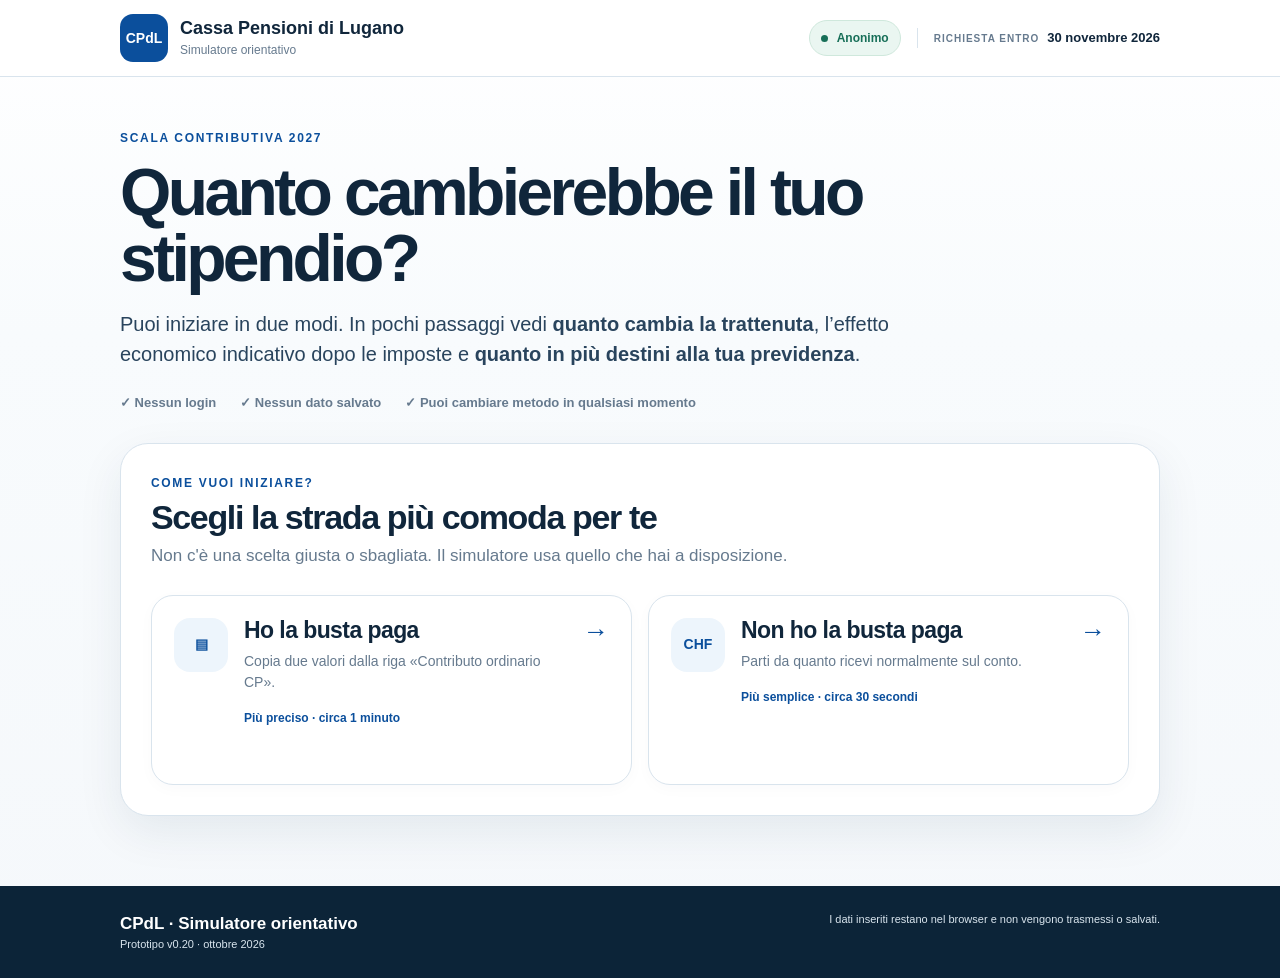
<file: index.html>
<!doctype html>
<html lang="it">
<head>
  <meta charset="utf-8">
  <meta name="viewport" content="width=device-width, initial-scale=1">
  <meta name="theme-color" content="#0b4f9c">
  <meta name="description" content="Simulatore orientativo CPdL per confrontare le scale contributive partendo dalla busta paga oppure da quanto ricevi sul conto.">
  <title>CPdL · Quanto cambia sullo stipendio?</title>
  <link rel="icon" href="assets/favicon.svg" type="image/svg+xml">
  <link rel="stylesheet" href="assets/style.css?v=0.20.0">
</head>
<body>
  <header class="site-header">
    <div class="shell header-inner">
      <a class="brand" href="#top" aria-label="Cassa Pensioni di Lugano · simulatore">
        <span class="brand-mark" aria-hidden="true">CPdL</span>
        <span class="brand-copy"><strong>Cassa Pensioni di Lugano</strong><small>Simulatore orientativo</small></span>
      </a>
      <div class="header-meta">
        <span class="privacy-badge"><i aria-hidden="true"></i> Anonimo</span>
        <span class="deadline"><small>Richiesta entro</small><strong>30 novembre 2026</strong></span>
      </div>
    </div>
  </header>

  <main id="top">
    <section class="hero shell">
      <span class="eyebrow">Scala contributiva 2027</span>
      <h1>Quanto cambierebbe il tuo stipendio?</h1>
      <p>Puoi iniziare in due modi. In pochi passaggi vedi <strong>quanto cambia la trattenuta</strong>, l’effetto economico indicativo dopo le imposte e <strong>quanto in più destini alla tua previdenza</strong>.</p>
      <div class="hero-points" aria-label="Caratteristiche del simulatore">
        <span>✓ Nessun login</span>
        <span>✓ Nessun dato salvato</span>
        <span>✓ Puoi cambiare metodo in qualsiasi momento</span>
      </div>
    </section>

    <section class="shell chooser-card" aria-labelledby="choose-title">
      <div class="chooser-head">
        <span class="eyebrow">Come vuoi iniziare?</span>
        <h2 id="choose-title">Scegli la strada più comoda per te</h2>
        <p>Non c'è una scelta giusta o sbagliata. Il simulatore usa quello che hai a disposizione.</p>
      </div>

      <div class="start-choice-grid">
        <button type="button" class="start-choice" id="choosePayslip">
          <span class="choice-icon" aria-hidden="true">▤</span>
          <span class="choice-copy">
            <strong>Ho la busta paga</strong>
            <span>Copia due valori dalla riga «Contributo ordinario CP».</span>
            <em>Più preciso · circa 1 minuto</em>
          </span>
          <span class="choice-arrow" aria-hidden="true">→</span>
        </button>

        <button type="button" class="start-choice" id="chooseBank">
          <span class="choice-icon" aria-hidden="true">CHF</span>
          <span class="choice-copy">
            <strong>Non ho la busta paga</strong>
            <span>Parti da quanto ricevi normalmente sul conto.</span>
            <em>Più semplice · circa 30 secondi</em>
          </span>
          <span class="choice-arrow" aria-hidden="true">→</span>
        </button>
      </div>
    </section>

    <section class="shell start-panel" id="payslipStart" hidden aria-labelledby="payslip-start-title">
      <button type="button" class="back-button" data-back-start>← Cambia metodo</button>
      <div class="step-head">
        <div class="step-badge">1</div>
        <div>
          <span class="step-kicker">Con la busta paga</span>
          <h2 id="payslip-start-title">Cerca una sola riga</h2>
          <p>Nella busta paga cerca <strong>«Contributo ordinario CP»</strong>. Copia almeno due dei tre valori evidenziati qui sotto.</p>
        </div>
      </div>

      <div class="payslip-demo large" aria-label="Esempio schematico della riga Contributo ordinario CP">
        <div class="definition"><span>Definizione</span><strong>Contributo ordinario CP</strong></div>
        <div><span>Base</span><strong>15'850.00</strong></div>
        <div><span>Numero</span><strong>10.7500 %</strong></div>
        <div><span>Importo</span><strong>1'703.90</strong></div>
      </div>
      <p class="microcopy">I numeri sopra sono solo un esempio per riconoscere la riga. Usa i tuoi valori.</p>

      <div class="form-grid cols-3">
        <label class="field">
          <span>Base <em>se la vedi</em></span>
          <div class="money-input"><b>CHF</b><input id="startCpBase" type="number" inputmode="decimal" min="0" step="0.05" placeholder="es. 5'000"></div>
          <small>Colonna «Base».</small>
        </label>
        <label class="field">
          <span>Percentuale <em>se la vedi</em></span>
          <div class="money-input suffix"><input id="startCpRate" type="number" inputmode="decimal" min="1" max="20" step="0.05" placeholder="es. 10.75"><b>%</b></div>
          <small>Colonna «Numero».</small>
        </label>
        <label class="field">
          <span>Importo trattenuto <em>se lo vedi</em></span>
          <div class="money-input"><b>CHF</b><input id="startCpDeduction" type="number" inputmode="decimal" min="0" step="0.05" placeholder="es. 500"></div>
          <small>Colonna «Importo».</small>
        </label>
      </div>

      <div class="simple-row">
        <label class="field compact-field">
          <span>Quanti anni compirai nel 2027?</span>
          <input id="startPayslipAge" type="number" inputmode="numeric" min="18" max="70" placeholder="es. 47">
          <small>La fascia contributiva 2027 vale per l’intero anno civile.</small>
        </label>
        <label class="field compact-field">
          <span>Quanto ricevi sul conto? <em>facoltativo</em></span>
          <div class="money-input"><b>CHF</b><input id="startPayslipNet" type="number" inputmode="decimal" min="500" max="30000" step="50" placeholder="se vuoi"></div>
          <small>Serve solo per mostrarti il nuovo importo sul conto.</small>
        </label>
      </div>

      <div class="helper-box">
        <strong>Non trovi tutti i dati?</strong>
        <span>Bastano almeno due valori tra Base, Percentuale e Importo. Se non riesci a trovarli, puoi passare alla stima dal conto.</span>
      </div>

      <div class="primary-actions">
        <button type="button" class="primary-button" id="startPayslipButton">Calcola il confronto</button>
        <button type="button" class="text-button" id="switchToBank">Non trovo questi dati</button>
      </div>
      <div class="form-message" id="payslipStartMessage" aria-live="polite"></div>
    </section>

    <section class="shell start-panel" id="bankStart" hidden aria-labelledby="bank-start-title">
      <button type="button" class="back-button" data-back-start>← Cambia metodo</button>
      <div class="step-head">
        <div class="step-badge">1</div>
        <div>
          <span class="step-kicker">Senza busta paga</span>
          <h2 id="bank-start-title">Parti da quello che sai</h2>
          <p>Niente termini tecnici. Ti servono quanto ricevi sul conto, l’età che compirai nel 2027 e il tuo grado d’occupazione.</p>
        </div>
      </div>

      <div class="simple-form">
        <label class="field big-field">
          <span>Quanto ricevi normalmente sul conto in un mese?</span>
          <div class="money-input"><b>CHF</b><input id="netMonthly" type="number" inputmode="decimal" min="500" max="30000" step="50" placeholder="es. 5'500" aria-describedby="netHelp"></div>
          <small id="netHelp">Usa un mese normale, senza tredicesima, arretrati o rimborsi eccezionali.</small>
        </label>

        <label class="field big-field">
          <span>Quanti anni compirai nel 2027?</span>
          <input id="age" type="number" inputmode="numeric" min="18" max="70" placeholder="es. 47">
          <small>La fascia contributiva 2027 vale per tutto l’anno civile.</small>
        </label>

        <label class="field big-field span-2">
          <span>A che percentuale lavori?</span>
          <div class="money-input suffix"><input id="employmentRate" type="number" inputmode="decimal" min="1" max="100" step="1" placeholder="es. 100"><b>%</b></div>
          <small>Serve perché il tetto della deduzione di coordinamento varia con il grado d’occupazione.</small>
        </label>

        <fieldset class="choice-field">
          <legend>Quante mensilità ricevi?</legend>
          <div class="choice-row" role="radiogroup" aria-label="Mensilità salariali">
            <label><input type="radio" name="salaryMonths" value="13" checked><span>13</span></label>
            <label><input type="radio" name="salaryMonths" value="12"><span>12</span></label>
          </div>
          <small>Per i collaboratori ROCCL la situazione ordinaria è 13 mensilità; alcune categorie ne hanno 12.</small>
        </fieldset>

        <fieldset class="choice-field">
          <legend>Sai quale scala contributiva hai oggi?</legend>
          <div class="choice-row" role="radiogroup" aria-label="Scala contributiva attuale">
            <label><input type="radio" name="bankCurrentScale" value="1"><span>Scala 1</span></label>
            <label><input type="radio" name="bankCurrentScale" value="2"><span>Scala 2</span></label>
            <label><input type="radio" name="bankCurrentScale" value="3"><span>Scala 3</span></label>
            <label><input type="radio" name="bankCurrentScale" value="unknown" checked><span>Non lo so</span></label>
          </div>
          <small>Se non lo sai useremo la Scala 1 come riferimento, perché è la scala standard.</small>
        </fieldset>

        <fieldset class="choice-field">
          <legend>Sei soggetto all’imposta alla fonte?</legend>
          <div class="choice-row" role="radiogroup" aria-label="Imposta alla fonte">
            <label><input type="radio" name="bankSourceTax" value="no"><span>No</span></label>
            <label><input type="radio" name="bankSourceTax" value="yes"><span>Sì</span></label>
            <label><input type="radio" name="bankSourceTax" value="unknown" checked><span>Non lo so</span></label>
          </div>
          <small>Se sei alla fonte, il solo netto non permette di ricostruire in modo affidabile la Base CP: è preferibile usare la busta paga.</small>
        </fieldset>
      </div>

      <div class="primary-actions">
        <button type="button" class="primary-button" id="startBankButton">Vedi una prima stima</button>
        <span class="action-help">Potrai aggiungere la busta paga più tardi, se la recuperi.</span>
      </div>
      <div class="form-message" id="bankStartMessage" aria-live="polite"></div>
    </section>

    <section class="shell results-section" id="resultsSection" hidden aria-labelledby="results-title">
      <div class="section-head">
        <div>
          <span class="eyebrow">Il tuo confronto</span>
          <h2 id="results-title">Quanto potrebbe cambiare ogni mese</h2>
          <p id="resultIntro">Il risultato si aggiorna con i dati che inserisci.</p>
        </div>
        <div class="precision-box" aria-live="polite">
          <span>Qualità della stima</span>
          <div class="precision-bars"><i class="on"></i><i></i><i></i></div>
          <strong id="precisionLabel">Stima iniziale</strong>
        </div>
      </div>

      <div class="plain-note" id="assumptionNote">
        <span aria-hidden="true">i</span>
        <p id="assumptionText"><strong>Stima orientativa.</strong> Puoi renderla più precisa aggiungendo i dati della busta paga.</p>
      </div>

      <div class="rate-context" id="rateContext" aria-live="polite"></div>

      <div class="scale-explainer">
        <strong>Le tre scale, in parole semplici</strong>
        <span><b>Scala 1</b> · standard</span>
        <span><b>Scala 2</b> · +2 punti rispetto alla Scala 1</span>
        <span><b>Scala 3</b> · +4 punti rispetto alla Scala 1</span>
      </div>

      <div class="scale-grid" id="scaleGrid" aria-live="polite"></div>

      <div class="why-more-box">
        <div class="why-more-icon" aria-hidden="true">+</div>
        <div>
          <strong>Pago di più. Ma a che pro?</strong>
          <p>La differenza non è una spesa che scompare: con una scala più alta aumentano gli accrediti destinati al tuo avere di vecchiaia. Nel riepilogo qui sotto vedi insieme <b>quanto ti viene trattenuto in più</b>, <b>quanto potrebbe pesarti dopo le imposte</b> e <b>quanto in più destini alla tua previdenza</b>.</p>
        </div>
      </div>

      <div class="summary-panel" id="summaryPanel" aria-live="polite"></div>

      <section class="refine-card" id="refineSection" aria-labelledby="refine-title">
        <div class="step-head compact">
          <div class="step-badge">2</div>
          <div>
            <span class="step-kicker">Facoltativo</span>
            <h2 id="refine-title">Vuoi migliorare ancora il risultato?</h2>
            <p id="refineIntro">Aggiungi solo ciò che hai a disposizione.</p>
          </div>
        </div>

        <div id="refineFromBank">
          <div class="refine-prompt">
            <div><strong>Hai recuperato la busta paga?</strong><span>Puoi aggiungere i dati della riga «Contributo ordinario CP» senza ricominciare.</span></div>
            <button type="button" class="secondary-button" id="openRefinePayslip">Aggiungi busta paga</button>
          </div>
        </div>

        <div id="refineFromPayslip" hidden>
          <div class="refine-prompt">
            <div><strong>Vuoi vedere anche quanto ti arriverebbe sul conto?</strong><span>Inserisci il netto mensile, se lo conosci. Il confronto della trattenuta funziona anche senza.</span></div>
          </div>
          <label class="field compact-field max-field">
            <span>Quanto ricevi normalmente sul conto? <em>facoltativo</em></span>
            <div class="money-input"><b>CHF</b><input id="refineNet" type="number" inputmode="decimal" min="500" max="30000" step="50" placeholder="es. 5'500"></div>
          </label>
        </div>

        <div class="refine-panel" id="payslipRefinePanel" hidden>
          <div class="help-title"><span aria-hidden="true">1</span><div><strong>Cerca «Contributo ordinario CP»</strong><small>Inserisci almeno due valori tra Base, Percentuale e Importo.</small></div></div>
          <div class="payslip-demo" aria-label="Esempio schematico della riga della Cassa pensioni">
            <div class="definition"><span>Definizione</span><strong>Contributo ordinario CP</strong></div>
            <div><span>Base</span><strong>15'850.00</strong></div>
            <div><span>Numero</span><strong>10.7500 %</strong></div>
            <div><span>Importo</span><strong>1'703.90</strong></div>
          </div>
          <div class="form-grid cols-3">
            <label class="field"><span>Base</span><div class="money-input"><b>CHF</b><input id="cpBase" type="number" inputmode="decimal" min="0" step="0.05"></div></label>
            <label class="field"><span>Percentuale</span><div class="money-input suffix"><input id="cpRate" type="number" inputmode="decimal" min="1" max="20" step="0.05"><b>%</b></div></label>
            <label class="field"><span>Importo trattenuto</span><div class="money-input"><b>CHF</b><input id="cpDeduction" type="number" inputmode="decimal" min="0" step="0.05"></div></label>
          </div>
          <div class="primary-actions small-actions">
            <button type="button" class="secondary-button" id="applyRefineButton">Aggiorna il risultato</button>
            <button type="button" class="text-button" id="cancelRefineButton">Annulla</button>
          </div>
          <div class="validation-note" id="refineMessage" aria-live="polite"></div>
        </div>
      </section>

      <section class="tax-card" id="taxSection" aria-labelledby="tax-title">
        <div class="step-head compact">
          <div class="step-badge">3</div>
          <div>
            <span class="step-kicker">Facoltativo</span>
            <h2 id="tax-title">Vuoi controllare la stima sulle imposte?</h2>
            <p>Il valore mostrato sopra è un ordine di grandezza, non un calcolo fiscale ufficiale. Se sei soggetto all’imposta alla fonte è importante indicarlo qui.</p>
          </div>
        </div>
        <div class="tax-summary tax-summary-v019">
          <div><span>Effetto fiscale indicativo sulla scala selezionata</span><strong id="taxSavingOut">–</strong><small id="taxSavingNote">Seleziona una scala diversa da quella di riferimento.</small></div>
          <label class="quick-tax-field"><span>Imposta alla fonte?</span><select id="sourceTax"><option value="unknown">Non lo so</option><option value="no">No</option><option value="yes">Sì</option></select></label>
          <button type="button" class="secondary-button" id="taxMoreButton">Affina l’ordine di grandezza</button>
        </div>
        <div class="tax-detail" id="taxDetail" hidden>
          <div class="form-grid cols-2">
            <label class="field">
              <span>Aliquota marginale indicativa <em>facoltativo</em></span>
              <div class="money-input suffix"><input id="marginalTaxRate" type="number" inputmode="decimal" min="5" max="50" step="0.5" placeholder="es. 25"><b>%</b></div>
              <small>Se non la conosci, lascia vuoto: useremo una stima automatica molto semplice.</small>
            </label>
          </div>
          <div class="model-warning"><strong>Stima indicativa, non calcolo fiscale.</strong> Il risparmio effettivo dipende dalla situazione personale. Per chi è soggetto all’imposta alla fonte il simulatore non applica un risparmio fiscale alla maggiore deduzione CP.</div>
        </div>
      </section>

      <section class="mypension-card" aria-labelledby="mypension-title">
        <div>
          <span class="eyebrow light">Per la pensione futura</span>
          <h2 id="mypension-title">Vuoi sapere cosa cambia davvero sulla tua pensione?</h2>
          <p>Qui vedi quanto versi in più, quanto potrebbe pesarti dopo le imposte e quanto in più destini alla tua previdenza. Per tradurre tutto questo in <strong>capitale e prestazioni future</strong> usa MyPension con i tuoi dati reali.</p>
        </div>
        <a class="mypension-button" href="https://mypension.aon.ch/SSEmployeelugano/PROD/SFY100001B" target="_blank" rel="noopener">Apri MyPension <span aria-hidden="true">↗</span></a>
      </section>

      <details class="technical-notes">
        <summary>Informazioni tecniche e limiti della simulazione</summary>
        <div>
          <p><strong>Regole CP considerate.</strong> Per i collaboratori ROCCL lo stipendio annuo è normalmente su 13 mensilità, mentre la contribuzione CP viene ripartita su 12 mesi. La fascia d’età vale per l’intero anno civile. Nel calcolo CP entra lo stipendio annuale; la deduzione di coordinamento è pari al 35% dello stipendio annuo, con tetto massimo proporzionato al grado d’occupazione.</p>
          <p><strong>Parametri oggi disponibili.</strong> Soglia d’entrata CHF 20’160, salario assicurato minimo CHF 13’200 e deduzione di coordinamento massima CHF 26’460 sono valori basati sui parametri attualmente disponibili e possono cambiare per il 2027. Anche le aliquote o altre regole possono essere aggiornate in caso di modifica del regolamento.</p>
          <p><strong>Stima dal conto.</strong> La ricostruzione usa AVS 5.30%, AD 1.10% e INP 1.13%; AD e INP sono calcolati fino a CHF 12’350 mensili. Per i docenti l’INP può differire. Se sei soggetto all’imposta alla fonte, il solo netto non consente una ricostruzione affidabile della Base CP: usa preferibilmente la busta paga.</p>
          <p><strong>Stima da busta paga.</strong> La Base CP indicata in busta paga può essere usata direttamente se stipendio e grado d’occupazione restano invariati. La fascia d’età 2027 viene invece aggiornata automaticamente in base all’anno civile. Se nel 2027 cambiano stipendio o grado d’occupazione, la Base CP deve essere ricalcolata. I casi di permanenza assicurativa oltre l’età di riferimento AVS possono seguire regole particolari e non sono modellati qui. Il risultato non costituisce una conferma salariale, un calcolo ufficiale delle imposte o una simulazione previdenziale ufficiale. Per le prestazioni future fa stato MyPension.</p>
        </div>
      </details>

      <div class="bottom-actions">
        <button type="button" class="ghost-button" id="changeMethodButton">Cambia metodo</button>
        <button type="button" class="ghost-button" id="resetButton">Ricomincia da zero</button>
      </div>
    </section>
  </main>

  <footer class="site-footer">
    <div class="shell footer-inner">
      <div><strong>CPdL · Simulatore orientativo</strong><span>Prototipo v0.20 · ottobre 2026</span></div>
      <p>I dati inseriti restano nel browser e non vengono trasmessi o salvati.</p>
    </div>
  </footer>

  <script src="assets/app.js?v=0.20.0"></script>
</body>
</html>
</file>
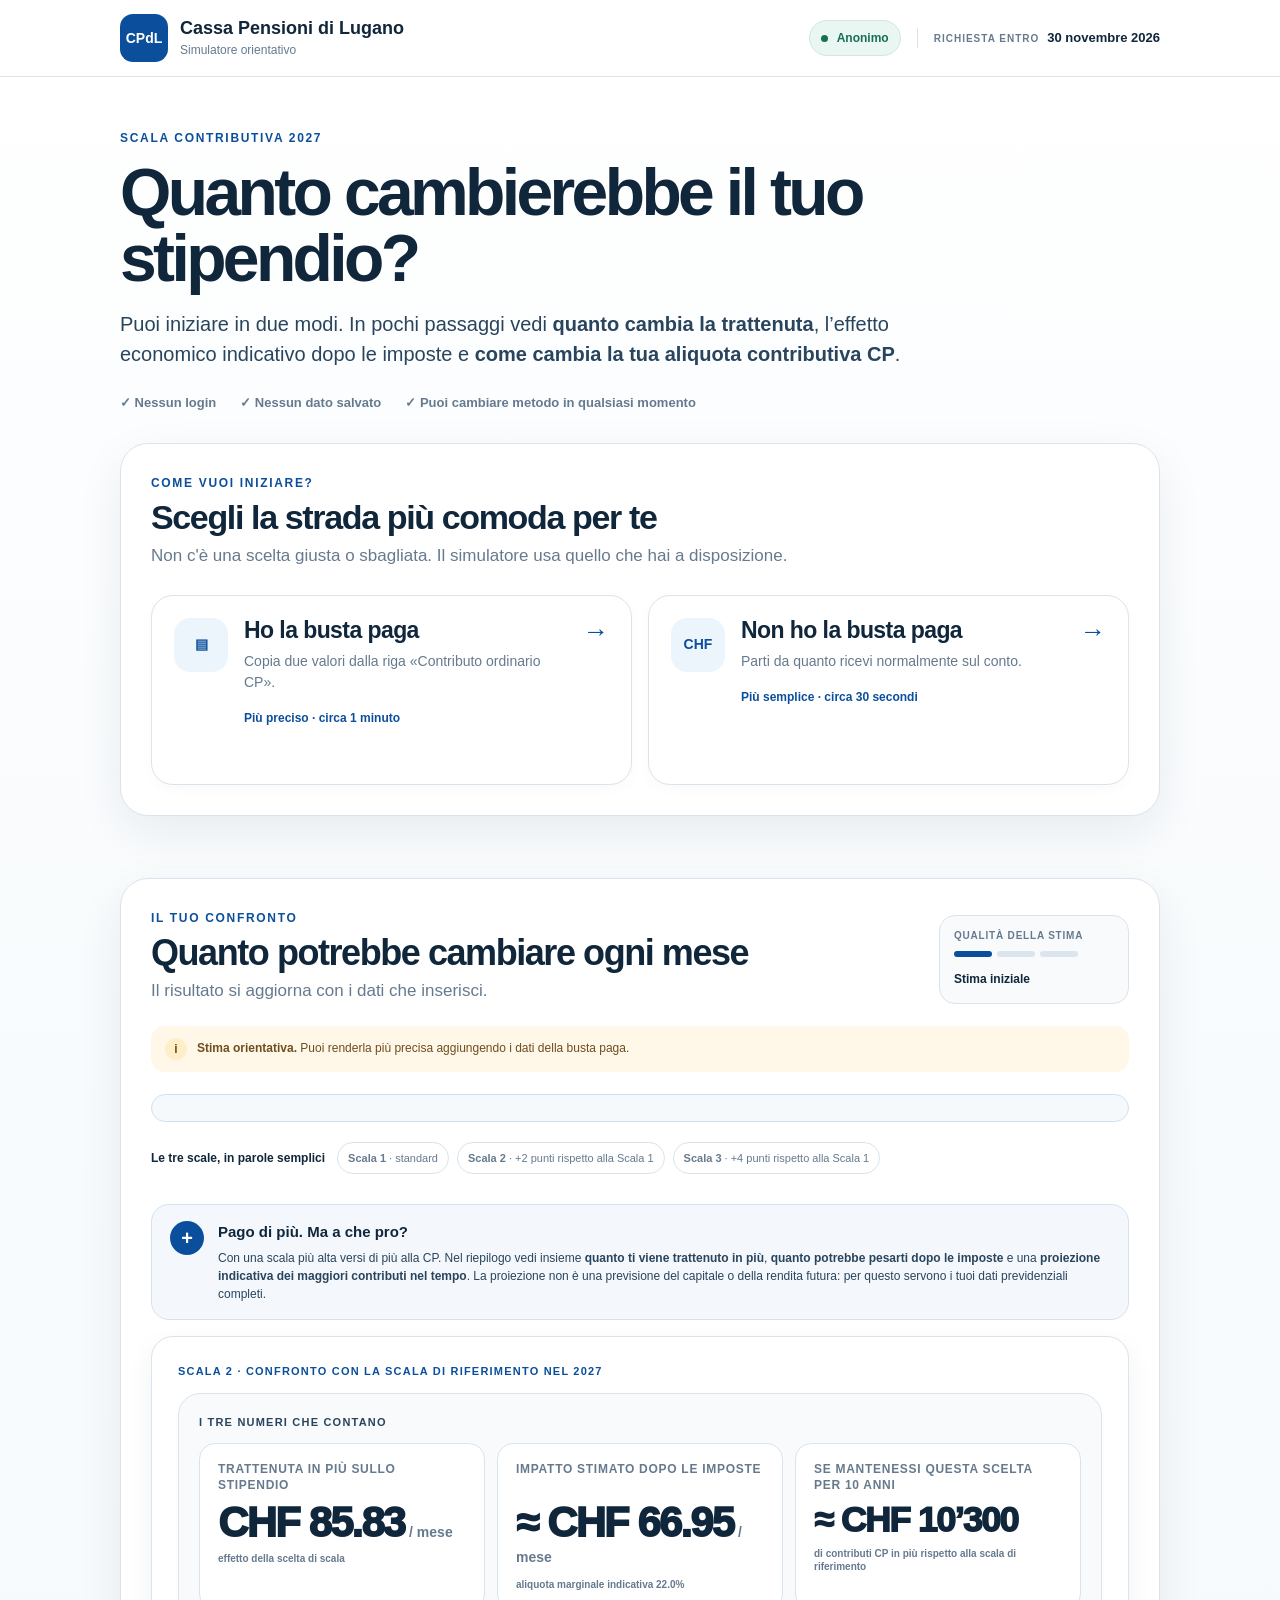
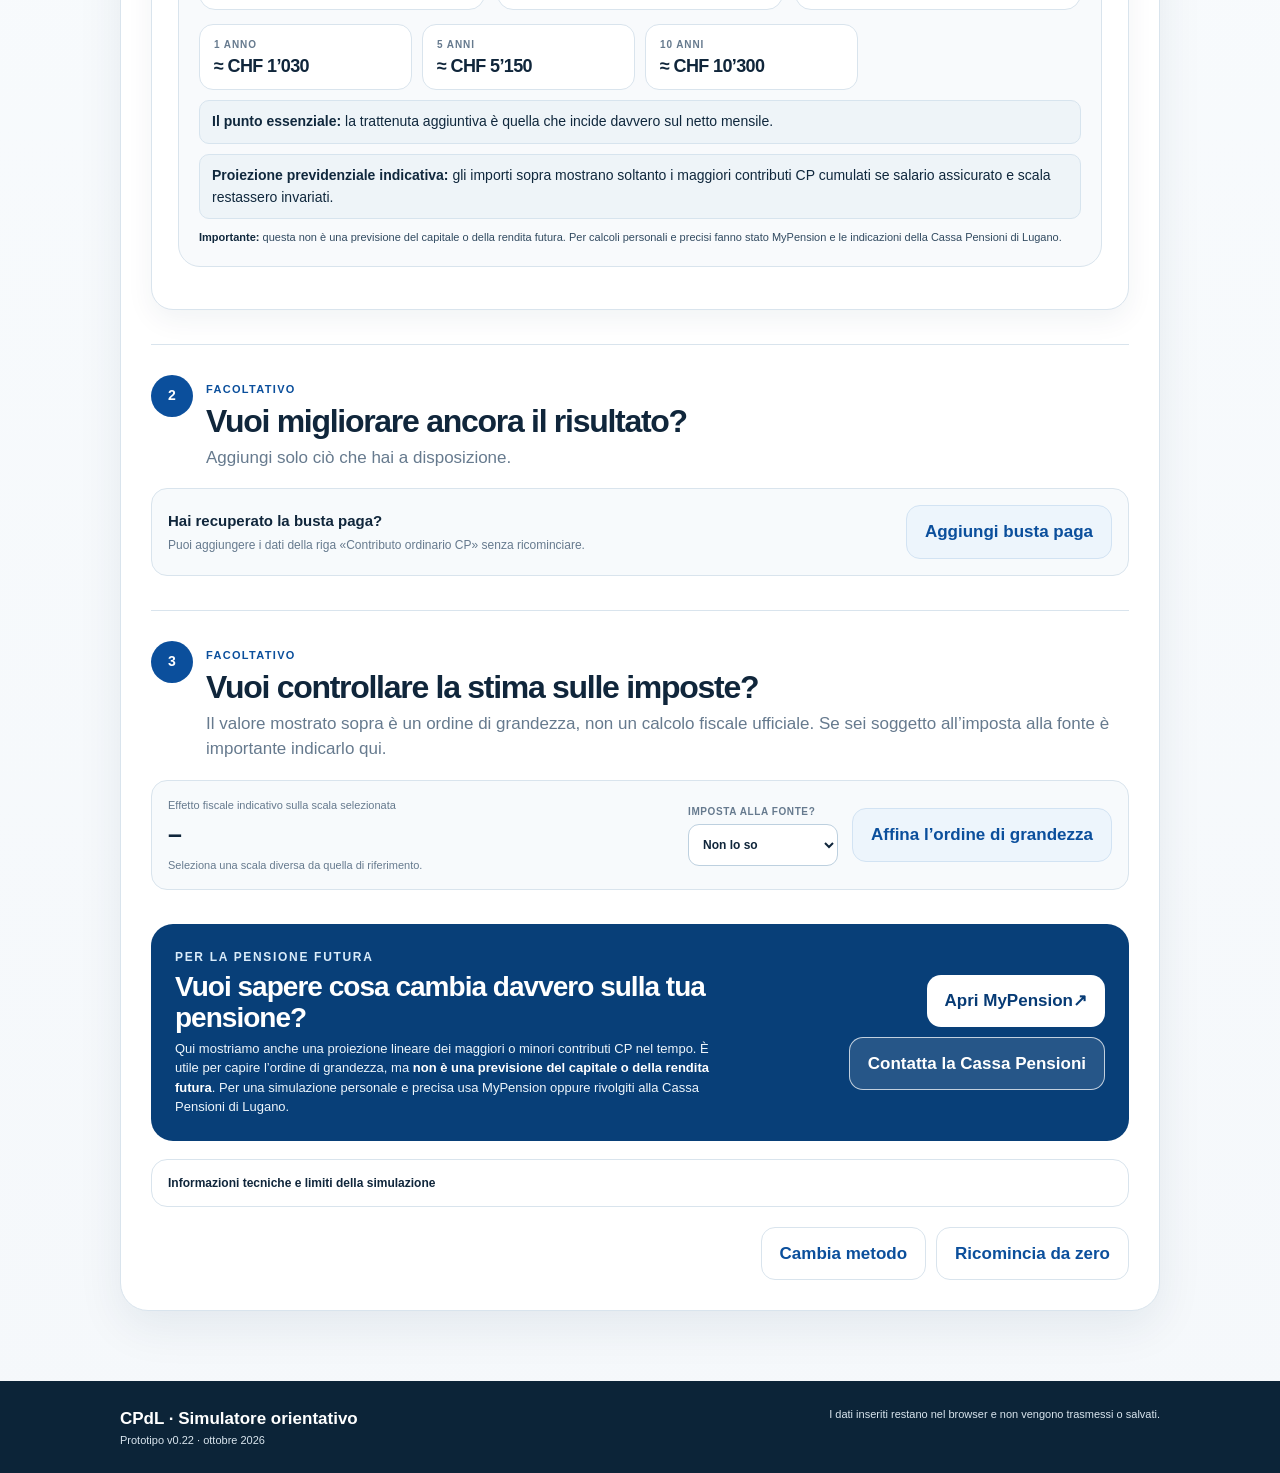
<file: preview.html>
<!doctype html>
<html lang="it">
<head>
  <meta charset="utf-8">
  <meta name="viewport" content="width=device-width, initial-scale=1">
  <meta name="theme-color" content="#0b4f9c">
  <meta name="description" content="Simulatore orientativo CPdL per confrontare le scale contributive partendo dalla busta paga oppure da quanto ricevi sul conto.">
  <title>CPdL · Quanto cambia sullo stipendio?</title>
  <link rel="icon" href="assets/favicon.svg" type="image/svg+xml">
  <link rel="stylesheet" href="assets/style.css?v=0.22.0">
</head>
<body>
  <header class="site-header">
    <div class="shell header-inner">
      <a class="brand" href="#top" aria-label="Cassa Pensioni di Lugano · simulatore">
        <span class="brand-mark" aria-hidden="true">CPdL</span>
        <span class="brand-copy"><strong>Cassa Pensioni di Lugano</strong><small>Simulatore orientativo</small></span>
      </a>
      <div class="header-meta">
        <span class="privacy-badge"><i aria-hidden="true"></i> Anonimo</span>
        <span class="deadline"><small>Richiesta entro</small><strong>30 novembre 2026</strong></span>
      </div>
    </div>
  </header>

  <main id="top">
    <section class="hero shell">
      <span class="eyebrow">Scala contributiva 2027</span>
      <h1>Quanto cambierebbe il tuo stipendio?</h1>
      <p>Puoi iniziare in due modi. In pochi passaggi vedi <strong>quanto cambia la trattenuta</strong>, l’effetto economico indicativo dopo le imposte e <strong>come cambia la tua aliquota contributiva CP</strong>.</p>
      <div class="hero-points" aria-label="Caratteristiche del simulatore">
        <span>✓ Nessun login</span>
        <span>✓ Nessun dato salvato</span>
        <span>✓ Puoi cambiare metodo in qualsiasi momento</span>
      </div>
    </section>

    <section class="shell chooser-card" aria-labelledby="choose-title">
      <div class="chooser-head">
        <span class="eyebrow">Come vuoi iniziare?</span>
        <h2 id="choose-title">Scegli la strada più comoda per te</h2>
        <p>Non c'è una scelta giusta o sbagliata. Il simulatore usa quello che hai a disposizione.</p>
      </div>

      <div class="start-choice-grid">
        <button type="button" class="start-choice" id="choosePayslip">
          <span class="choice-icon" aria-hidden="true">▤</span>
          <span class="choice-copy">
            <strong>Ho la busta paga</strong>
            <span>Copia due valori dalla riga «Contributo ordinario CP».</span>
            <em>Più preciso · circa 1 minuto</em>
          </span>
          <span class="choice-arrow" aria-hidden="true">→</span>
        </button>

        <button type="button" class="start-choice" id="chooseBank">
          <span class="choice-icon" aria-hidden="true">CHF</span>
          <span class="choice-copy">
            <strong>Non ho la busta paga</strong>
            <span>Parti da quanto ricevi normalmente sul conto.</span>
            <em>Più semplice · circa 30 secondi</em>
          </span>
          <span class="choice-arrow" aria-hidden="true">→</span>
        </button>
      </div>
    </section>

    <section class="shell start-panel" id="payslipStart" hidden aria-labelledby="payslip-start-title">
      <button type="button" class="back-button" data-back-start>← Cambia metodo</button>
      <div class="step-head">
        <div class="step-badge">1</div>
        <div>
          <span class="step-kicker">Con la busta paga</span>
          <h2 id="payslip-start-title">Cerca una sola riga</h2>
          <p>Nella busta paga cerca <strong>«Contributo ordinario CP»</strong>. Copia almeno due dei tre valori evidenziati qui sotto.</p>
        </div>
      </div>

      <div class="payslip-demo large" aria-label="Esempio schematico della riga Contributo ordinario CP">
        <div class="definition"><span>Definizione</span><strong>Contributo ordinario CP</strong></div>
        <div><span>Base</span><strong>15'850.00</strong></div>
        <div><span>Numero</span><strong>10.7500 %</strong></div>
        <div><span>Importo</span><strong>1'703.90</strong></div>
      </div>
      <p class="microcopy">I numeri sopra sono solo un esempio per riconoscere la riga. Usa i tuoi valori.</p>

      <div class="form-grid cols-3">
        <label class="field">
          <span>Base <em>se la vedi</em></span>
          <div class="money-input"><b>CHF</b><input id="startCpBase" type="number" inputmode="decimal" min="0" step="0.05" placeholder="es. 5'000"></div>
          <small>Colonna «Base».</small>
        </label>
        <label class="field">
          <span>Percentuale <em>se la vedi</em></span>
          <div class="money-input suffix"><input id="startCpRate" type="number" inputmode="decimal" min="1" max="20" step="0.05" placeholder="es. 10.75"><b>%</b></div>
          <small>Colonna «Numero».</small>
        </label>
        <label class="field">
          <span>Importo trattenuto <em>se lo vedi</em></span>
          <div class="money-input"><b>CHF</b><input id="startCpDeduction" type="number" inputmode="decimal" min="0" step="0.05" placeholder="es. 500"></div>
          <small>Colonna «Importo».</small>
        </label>
      </div>

      <div class="simple-row">
        <label class="field compact-field">
          <span>Quanti anni compirai nel 2027?</span>
          <input id="startPayslipAge" type="number" inputmode="numeric" min="18" max="70" placeholder="es. 47">
          <small>La fascia contributiva 2027 vale per l’intero anno civile.</small>
        </label>
        <label class="field compact-field">
          <span>Quanto ricevi sul conto? <em>facoltativo</em></span>
          <div class="money-input"><b>CHF</b><input id="startPayslipNet" type="number" inputmode="decimal" min="500" max="30000" step="50" placeholder="se vuoi"></div>
          <small>Serve solo per mostrarti il nuovo importo sul conto.</small>
        </label>
      </div>

      <div class="helper-box">
        <strong>Non trovi tutti i dati?</strong>
        <span>Bastano almeno due valori tra Base, Percentuale e Importo. Se non riesci a trovarli, puoi passare alla stima dal conto.</span>
      </div>

      <div class="primary-actions">
        <button type="button" class="primary-button" id="startPayslipButton">Calcola il confronto</button>
        <button type="button" class="text-button" id="switchToBank">Non trovo questi dati</button>
      </div>
      <div class="form-message" id="payslipStartMessage" aria-live="polite"></div>
    </section>

    <section class="shell start-panel" id="bankStart" hidden aria-labelledby="bank-start-title">
      <button type="button" class="back-button" data-back-start>← Cambia metodo</button>
      <div class="step-head">
        <div class="step-badge">1</div>
        <div>
          <span class="step-kicker">Senza busta paga</span>
          <h2 id="bank-start-title">Parti da quello che sai</h2>
          <p>Niente termini tecnici. Ti servono quanto ricevi sul conto, l’età che compirai nel 2027 e il tuo grado d’occupazione.</p>
        </div>
      </div>

      <div class="simple-form">
        <label class="field big-field">
          <span>Quanto ricevi normalmente sul conto in un mese?</span>
          <div class="money-input"><b>CHF</b><input id="netMonthly" type="number" inputmode="decimal" min="500" max="30000" step="50" placeholder="es. 5'500" aria-describedby="netHelp"></div>
          <small id="netHelp">Usa un mese normale, senza tredicesima, arretrati o rimborsi eccezionali.</small>
        </label>

        <label class="field big-field">
          <span>Quanti anni compirai nel 2027?</span>
          <input id="age" type="number" inputmode="numeric" min="18" max="70" placeholder="es. 47">
          <small>La fascia contributiva 2027 vale per tutto l’anno civile.</small>
        </label>

        <label class="field big-field span-2">
          <span>A che percentuale lavori?</span>
          <div class="money-input suffix"><input id="employmentRate" type="number" inputmode="decimal" min="1" max="100" step="1" placeholder="es. 100"><b>%</b></div>
          <small>Serve perché il tetto della deduzione di coordinamento varia con il grado d’occupazione.</small>
        </label>

        <fieldset class="choice-field">
          <legend>Quante mensilità ricevi?</legend>
          <div class="choice-row" role="radiogroup" aria-label="Mensilità salariali">
            <label><input type="radio" name="salaryMonths" value="13" checked><span>13</span></label>
            <label><input type="radio" name="salaryMonths" value="12"><span>12</span></label>
          </div>
          <small>Per i collaboratori ROCCL la situazione ordinaria è 13 mensilità; alcune categorie ne hanno 12.</small>
        </fieldset>

        <fieldset class="choice-field">
          <legend>Sai quale scala contributiva hai oggi?</legend>
          <div class="choice-row" role="radiogroup" aria-label="Scala contributiva attuale">
            <label><input type="radio" name="bankCurrentScale" value="1"><span>Scala 1</span></label>
            <label><input type="radio" name="bankCurrentScale" value="2"><span>Scala 2</span></label>
            <label><input type="radio" name="bankCurrentScale" value="3"><span>Scala 3</span></label>
            <label><input type="radio" name="bankCurrentScale" value="unknown" checked><span>Non lo so</span></label>
          </div>
          <small>Se non lo sai useremo la Scala 1 come riferimento, perché è la scala standard.</small>
        </fieldset>

        <fieldset class="choice-field">
          <legend>Sei soggetto all’imposta alla fonte?</legend>
          <div class="choice-row" role="radiogroup" aria-label="Imposta alla fonte">
            <label><input type="radio" name="bankSourceTax" value="no"><span>No</span></label>
            <label><input type="radio" name="bankSourceTax" value="yes"><span>Sì</span></label>
            <label><input type="radio" name="bankSourceTax" value="unknown" checked><span>Non lo so</span></label>
          </div>
          <small>Se sei alla fonte, il solo netto non permette di ricostruire in modo affidabile la Base CP: è preferibile usare la busta paga.</small>
        </fieldset>
      </div>

      <div class="primary-actions">
        <button type="button" class="primary-button" id="startBankButton">Vedi una prima stima</button>
        <span class="action-help">Potrai aggiungere la busta paga più tardi, se la recuperi.</span>
      </div>
      <div class="form-message" id="bankStartMessage" aria-live="polite"></div>
    </section>

    <section class="shell results-section" id="resultsSection" aria-labelledby="results-title">
      <div class="section-head">
        <div>
          <span class="eyebrow">Il tuo confronto</span>
          <h2 id="results-title">Quanto potrebbe cambiare ogni mese</h2>
          <p id="resultIntro">Il risultato si aggiorna con i dati che inserisci.</p>
        </div>
        <div class="precision-box" aria-live="polite">
          <span>Qualità della stima</span>
          <div class="precision-bars"><i class="on"></i><i></i><i></i></div>
          <strong id="precisionLabel">Stima iniziale</strong>
        </div>
      </div>

      <div class="plain-note" id="assumptionNote">
        <span aria-hidden="true">i</span>
        <p id="assumptionText"><strong>Stima orientativa.</strong> Puoi renderla più precisa aggiungendo i dati della busta paga.</p>
      </div>

      <div class="rate-context" id="rateContext" aria-live="polite"></div>

      <div class="scale-explainer">
        <strong>Le tre scale, in parole semplici</strong>
        <span><b>Scala 1</b> · standard</span>
        <span><b>Scala 2</b> · +2 punti rispetto alla Scala 1</span>
        <span><b>Scala 3</b> · +4 punti rispetto alla Scala 1</span>
      </div>

      <div class="scale-grid" id="scaleGrid" aria-live="polite"></div>

      <div class="why-more-box">
        <div class="why-more-icon" aria-hidden="true">+</div>
        <div>
          <strong>Pago di più. Ma a che pro?</strong>
          <p>Con una scala più alta versi di più alla CP. Nel riepilogo vedi insieme <b>quanto ti viene trattenuto in più</b>, <b>quanto potrebbe pesarti dopo le imposte</b> e una <b>proiezione indicativa dei maggiori contributi nel tempo</b>. La proiezione non è una previsione del capitale o della rendita futura: per questo servono i tuoi dati previdenziali completi.</p>
        </div>
      </div>

      <div class="summary-panel" id="summaryPanel" aria-live="polite"><div class="summary-secondary-title">Scala 2 · confronto con la scala di riferimento nel 2027</div>
<div class="fiscal-impact-hero fiscal-impact-main fiscal-balanced">
  <div class="fiscal-balanced-intro">I tre numeri che contano</div>
  <div class="fiscal-balanced-grid three-key-grid">
    <div class="fiscal-equal-card"><span>Trattenuta in più sullo stipendio</span><strong>CHF 85.83</strong><em>/ mese</em><small>effetto della scelta di scala</small></div>
    <div class="fiscal-equal-card"><span>Impatto stimato dopo le imposte</span><strong>≈ CHF 66.95</strong><em>/ mese</em><small>aliquota marginale indicativa 22.0%</small></div>
    <div class="fiscal-equal-card pension-key-card"><span>Se mantenessi questa scelta per 10 anni</span><strong class="projection-result">≈ CHF 10’300</strong><small>di contributi CP in più rispetto alla scala di riferimento</small></div>
  </div>
  <div class="pension-projection"><div><span>1 anno</span><strong>≈ CHF 1’030</strong></div><div><span>5 anni</span><strong>≈ CHF 5’150</strong></div><div><span>10 anni</span><strong>≈ CHF 10’300</strong></div></div>
  <p class="balanced-explanation"><strong>Il punto essenziale:</strong> la trattenuta aggiuntiva è quella che incide davvero sul netto mensile.</p>
  <p class="balanced-explanation pension-explanation"><strong>Proiezione previdenziale indicativa:</strong> gli importi sopra mostrano soltanto i maggiori contributi CP cumulati se salario assicurato e scala restassero invariati.</p>
  <small class="fiscal-disclaimer"><strong>Importante:</strong> questa non è una previsione del capitale o della rendita futura. Per calcoli personali e precisi fanno stato MyPension e le indicazioni della Cassa Pensioni di Lugano.</small>
</div></div>

      <section class="refine-card" id="refineSection" aria-labelledby="refine-title">
        <div class="step-head compact">
          <div class="step-badge">2</div>
          <div>
            <span class="step-kicker">Facoltativo</span>
            <h2 id="refine-title">Vuoi migliorare ancora il risultato?</h2>
            <p id="refineIntro">Aggiungi solo ciò che hai a disposizione.</p>
          </div>
        </div>

        <div id="refineFromBank">
          <div class="refine-prompt">
            <div><strong>Hai recuperato la busta paga?</strong><span>Puoi aggiungere i dati della riga «Contributo ordinario CP» senza ricominciare.</span></div>
            <button type="button" class="secondary-button" id="openRefinePayslip">Aggiungi busta paga</button>
          </div>
        </div>

        <div id="refineFromPayslip" hidden>
          <div class="refine-prompt">
            <div><strong>Vuoi vedere anche quanto ti arriverebbe sul conto?</strong><span>Inserisci il netto mensile, se lo conosci. Il confronto della trattenuta funziona anche senza.</span></div>
          </div>
          <label class="field compact-field max-field">
            <span>Quanto ricevi normalmente sul conto? <em>facoltativo</em></span>
            <div class="money-input"><b>CHF</b><input id="refineNet" type="number" inputmode="decimal" min="500" max="30000" step="50" placeholder="es. 5'500"></div>
          </label>
        </div>

        <div class="refine-panel" id="payslipRefinePanel" hidden>
          <div class="help-title"><span aria-hidden="true">1</span><div><strong>Cerca «Contributo ordinario CP»</strong><small>Inserisci almeno due valori tra Base, Percentuale e Importo.</small></div></div>
          <div class="payslip-demo" aria-label="Esempio schematico della riga della Cassa pensioni">
            <div class="definition"><span>Definizione</span><strong>Contributo ordinario CP</strong></div>
            <div><span>Base</span><strong>15'850.00</strong></div>
            <div><span>Numero</span><strong>10.7500 %</strong></div>
            <div><span>Importo</span><strong>1'703.90</strong></div>
          </div>
          <div class="form-grid cols-3">
            <label class="field"><span>Base</span><div class="money-input"><b>CHF</b><input id="cpBase" type="number" inputmode="decimal" min="0" step="0.05"></div></label>
            <label class="field"><span>Percentuale</span><div class="money-input suffix"><input id="cpRate" type="number" inputmode="decimal" min="1" max="20" step="0.05"><b>%</b></div></label>
            <label class="field"><span>Importo trattenuto</span><div class="money-input"><b>CHF</b><input id="cpDeduction" type="number" inputmode="decimal" min="0" step="0.05"></div></label>
          </div>
          <div class="primary-actions small-actions">
            <button type="button" class="secondary-button" id="applyRefineButton">Aggiorna il risultato</button>
            <button type="button" class="text-button" id="cancelRefineButton">Annulla</button>
          </div>
          <div class="validation-note" id="refineMessage" aria-live="polite"></div>
        </div>
      </section>

      <section class="tax-card" id="taxSection" aria-labelledby="tax-title">
        <div class="step-head compact">
          <div class="step-badge">3</div>
          <div>
            <span class="step-kicker">Facoltativo</span>
            <h2 id="tax-title">Vuoi controllare la stima sulle imposte?</h2>
            <p>Il valore mostrato sopra è un ordine di grandezza, non un calcolo fiscale ufficiale. Se sei soggetto all’imposta alla fonte è importante indicarlo qui.</p>
          </div>
        </div>
        <div class="tax-summary tax-summary-v019">
          <div><span>Effetto fiscale indicativo sulla scala selezionata</span><strong id="taxSavingOut">–</strong><small id="taxSavingNote">Seleziona una scala diversa da quella di riferimento.</small></div>
          <label class="quick-tax-field"><span>Imposta alla fonte?</span><select id="sourceTax"><option value="unknown">Non lo so</option><option value="no">No</option><option value="yes">Sì</option></select></label>
          <button type="button" class="secondary-button" id="taxMoreButton">Affina l’ordine di grandezza</button>
        </div>
        <div class="tax-detail" id="taxDetail" hidden>
          <div class="form-grid cols-2">
            <label class="field">
              <span>Aliquota marginale indicativa <em>facoltativo</em></span>
              <div class="money-input suffix"><input id="marginalTaxRate" type="number" inputmode="decimal" min="5" max="50" step="0.5" placeholder="es. 25"><b>%</b></div>
              <small>Se non la conosci, lascia vuoto: useremo una stima automatica molto semplice.</small>
            </label>
          </div>
          <div class="model-warning"><strong>Stima indicativa, non calcolo fiscale.</strong> Il risparmio effettivo dipende dalla situazione personale. Per chi è soggetto all’imposta alla fonte il simulatore non applica un risparmio fiscale alla maggiore deduzione CP.</div>
        </div>
      </section>

      <section class="mypension-card" aria-labelledby="mypension-title">
        <div>
          <span class="eyebrow light">Per la pensione futura</span>
          <h2 id="mypension-title">Vuoi sapere cosa cambia davvero sulla tua pensione?</h2>
          <p>Qui mostriamo anche una proiezione lineare dei maggiori o minori contributi CP nel tempo. È utile per capire l’ordine di grandezza, ma <strong>non è una previsione del capitale o della rendita futura</strong>. Per una simulazione personale e precisa usa MyPension oppure rivolgiti alla Cassa Pensioni di Lugano.</p>
        </div>
        <div class="mypension-actions">
          <a class="mypension-button" href="https://mypension.aon.ch/SSEmployeelugano/PROD/SFY100001B" target="_blank" rel="noopener">Apri MyPension <span aria-hidden="true">↗</span></a>
          <a class="mypension-button secondary-contact" href="mailto:cassapensioni@lugano.ch">Contatta la Cassa Pensioni</a>
        </div>
      </section>

      <details class="technical-notes">
        <summary>Informazioni tecniche e limiti della simulazione</summary>
        <div>
          <p><strong>Regole CP considerate.</strong> Per i collaboratori ROCCL lo stipendio annuo è normalmente su 13 mensilità, mentre la contribuzione CP viene ripartita su 12 mesi. La fascia d’età vale per l’intero anno civile. Nel calcolo CP entra lo stipendio annuale; la deduzione di coordinamento è pari al 35% dello stipendio annuo, con tetto massimo proporzionato al grado d’occupazione.</p>
          <p><strong>Parametri oggi disponibili.</strong> Soglia d’entrata CHF 20’160, salario assicurato minimo CHF 13’200 e deduzione di coordinamento massima CHF 26’460 sono valori basati sui parametri attualmente disponibili e possono cambiare per il 2027. Anche le aliquote o altre regole possono essere aggiornate in caso di modifica del regolamento.</p>
          <p><strong>Stima dal conto.</strong> La ricostruzione usa AVS 5.30%, AD 1.10% e INP 1.13%; AD e INP sono calcolati fino a CHF 12’350 mensili. Per i docenti l’INP può differire. Se sei soggetto all’imposta alla fonte, il solo netto non consente una ricostruzione affidabile della Base CP: usa preferibilmente la busta paga.</p>
          <p><strong>Stima da busta paga.</strong> La Base CP indicata in busta paga può essere usata direttamente se stipendio e grado d’occupazione restano invariati. La fascia d’età 2027 viene aggiornata automaticamente in base all’anno civile. Se nel 2027 cambiano stipendio o grado d’occupazione, la Base CP deve essere ricalcolata. I casi di permanenza assicurativa oltre l’età di riferimento AVS possono seguire regole particolari e non sono modellati qui.</p>
          <p><strong>Proiezione previdenziale.</strong> Il simulatore può mostrare una proiezione lineare dei maggiori o minori contributi CP su 1, 5 e 10 anni, assumendo salario assicurato e scala invariati. Non considera interessi, evoluzione salariale, cambiamenti del grado d’occupazione, durata effettiva dell’assicurazione, pensionamento, modifiche regolamentari o altri eventi previdenziali. Non è quindi una previsione del capitale o della rendita futura. Per simulazioni personali e precise fanno stato MyPension e le indicazioni della Cassa Pensioni di Lugano.</p>
          <p><strong>Avvertenza generale.</strong> Il risultato è orientativo e non costituisce una conferma salariale, un calcolo ufficiale delle imposte o una simulazione previdenziale ufficiale.</p>
        </div>
      </details>

      <div class="bottom-actions">
        <button type="button" class="ghost-button" id="changeMethodButton">Cambia metodo</button>
        <button type="button" class="ghost-button" id="resetButton">Ricomincia da zero</button>
      </div>
    </section>
  </main>

  <footer class="site-footer">
    <div class="shell footer-inner">
      <div><strong>CPdL · Simulatore orientativo</strong><span>Prototipo v0.22 · ottobre 2026</span></div>
      <p>I dati inseriti restano nel browser e non vengono trasmessi o salvati.</p>
    </div>
  </footer>

  
</body>
</html>
</file>
<file: assets/style.css>
:root{
  --ink:#10263b;--ink2:#29445d;--muted:#667a8e;--line:#d9e4ed;--line2:#bdd0df;--bg:#f5f8fb;--card:#fff;
  --blue:#0b4f9c;--blue-dark:#073b75;--blue-soft:#edf5fc;--green:#176f58;--green-soft:#eaf6f1;
  --amber:#78541c;--amber-soft:#fff8e8;--red:#944b43;--red-soft:#fdf1f0;--shadow:0 16px 46px rgba(17,46,72,.08)
}
*{box-sizing:border-box}html{scroll-behavior:smooth}body{margin:0;background:linear-gradient(180deg,#fff 0,#f8fbfd 34%,var(--bg) 100%);color:var(--ink);font-family:Inter,ui-sans-serif,-apple-system,BlinkMacSystemFont,"Segoe UI",Roboto,Helvetica,Arial,sans-serif;font-size:17px;line-height:1.5;-webkit-font-smoothing:antialiased}button,input,select{font:inherit;color:inherit}button{appearance:none}a{color:inherit}.shell{width:min(1040px,calc(100% - 40px));margin-inline:auto}[hidden]{display:none!important}
.site-header{background:#fff;border-bottom:1px solid var(--line)}.header-inner{min-height:76px;display:flex;align-items:center;justify-content:space-between;gap:20px}.brand{display:flex;align-items:center;gap:12px;text-decoration:none}.brand-mark{width:48px;height:48px;border-radius:13px;background:var(--blue);color:#fff;display:grid;place-items:center;font-size:14px;font-weight:900}.brand-copy{display:flex;flex-direction:column;line-height:1.08}.brand-copy strong{font-size:18px}.brand-copy small{font-size:12px;color:var(--muted);margin-top:5px}.header-meta{display:flex;align-items:center;gap:16px}.privacy-badge{font-size:12px;font-weight:800;color:var(--green);background:var(--green-soft);border:1px solid #cfe8dc;border-radius:999px;padding:8px 11px}.privacy-badge i{display:inline-block;width:7px;height:7px;border-radius:50%;background:var(--green);margin-right:6px}.deadline{display:flex;align-items:baseline;gap:8px;border-left:1px solid var(--line);padding-left:16px}.deadline small{font-size:10px;letter-spacing:.1em;text-transform:uppercase;color:var(--muted);font-weight:900}.deadline strong{font-size:13px}
.hero{padding-block:52px 30px}.eyebrow{display:block;color:var(--blue);font-size:12px;text-transform:uppercase;letter-spacing:.14em;font-weight:900}.eyebrow.light{color:#cfe5fb}.hero h1{font-size:clamp(42px,6vw,66px);line-height:1;letter-spacing:-.055em;margin:12px 0 18px;max-width:820px}.hero>p{font-size:20px;color:var(--ink2);max-width:820px;margin:0}.hero-points{display:flex;gap:12px 24px;flex-wrap:wrap;margin-top:24px;color:var(--muted);font-size:13px;font-weight:750}
.chooser-card,.start-panel,.results-section{background:var(--card);border:1px solid var(--line);border-radius:28px;box-shadow:var(--shadow)}.chooser-card{padding:30px;margin-bottom:62px}.chooser-head h2{font-size:34px;line-height:1.05;letter-spacing:-.04em;margin:8px 0}.chooser-head p{margin:0;color:var(--muted)}.start-choice-grid{display:grid;grid-template-columns:1fr 1fr;gap:16px;margin-top:26px}.start-choice{width:100%;min-height:190px;border:1.5px solid var(--line);border-radius:22px;background:#fff;padding:22px;text-align:left;display:grid;grid-template-columns:auto 1fr auto;gap:16px;align-items:start;cursor:pointer;transition:.18s ease;box-shadow:0 4px 16px rgba(17,46,72,.025)}.start-choice:hover{transform:translateY(-2px);border-color:#a9bfd2;box-shadow:0 14px 30px rgba(17,46,72,.08)}.start-choice:focus-visible{outline:3px solid rgba(11,79,156,.2);outline-offset:3px}.choice-icon{width:54px;height:54px;border-radius:16px;background:var(--blue-soft);color:var(--blue);display:grid;place-items:center;font-size:14px;font-weight:900}.choice-copy{display:flex;flex-direction:column;min-width:0}.choice-copy strong{font-size:23px;line-height:1.1;letter-spacing:-.025em}.choice-copy>span{color:var(--muted);font-size:14px;margin-top:8px}.choice-copy em{font-style:normal;color:var(--blue);font-weight:800;font-size:12px;margin-top:16px}.choice-arrow{font-size:26px;color:var(--blue);font-weight:700;line-height:1}
.start-panel{padding:30px;margin-bottom:62px}.back-button{border:0;background:transparent;color:var(--blue);font-weight:800;padding:0;margin-bottom:24px;cursor:pointer}.back-button:hover{text-decoration:underline}.step-head{display:flex;align-items:flex-start;gap:16px}.step-head.compact{gap:13px}.step-badge{flex:0 0 auto;width:42px;height:42px;border-radius:50%;background:var(--blue);color:#fff;display:grid;place-items:center;font-size:14px;font-weight:900}.step-head h2{font-size:32px;line-height:1.08;letter-spacing:-.04em;margin:4px 0 6px}.step-head p{margin:0;color:var(--muted)}.step-kicker{font-size:11px;text-transform:uppercase;letter-spacing:.12em;color:var(--blue);font-weight:900}
.payslip-demo{display:grid;grid-template-columns:1.7fr repeat(3,1fr);border:1px solid var(--line);border-radius:16px;overflow:hidden;background:#fff;margin-top:20px}.payslip-demo>div{padding:13px 14px;border-left:1px solid var(--line);min-width:0}.payslip-demo>div:first-child{border-left:0}.payslip-demo span{display:block;font-size:10px;color:var(--muted);text-transform:uppercase;letter-spacing:.08em;font-weight:800}.payslip-demo strong{display:block;margin-top:5px;font-size:14px;overflow-wrap:anywhere}.payslip-demo.large{margin-top:26px}.payslip-demo.large strong{font-size:16px}.microcopy{color:var(--muted);font-size:12px;margin:8px 0 22px}
.form-grid{display:grid;gap:16px}.cols-3{grid-template-columns:repeat(3,1fr)}.cols-2{grid-template-columns:repeat(2,1fr)}.simple-row{display:grid;grid-template-columns:1fr 1fr;gap:16px;margin-top:20px}.simple-form{display:grid;grid-template-columns:1fr 1fr;gap:18px;margin-top:24px}.simple-form .choice-field{grid-column:1/-1}.field{display:block}.field>span,.choice-field legend{display:block;font-size:14px;font-weight:850;margin-bottom:8px}.field em{font-style:normal;font-size:11px;color:var(--muted);font-weight:650}.field small,.choice-field small{display:block;font-size:11px;color:var(--muted);margin-top:7px}.field>input,.field select{width:100%;min-height:58px;border:1.5px solid var(--line2);border-radius:15px;background:#fff;padding:0 15px;outline:none}.field>input:focus,.field select:focus,.money-input:focus-within{border-color:var(--blue);box-shadow:0 0 0 4px rgba(11,79,156,.09)}.money-input{min-height:58px;border:1.5px solid var(--line2);border-radius:15px;background:#fff;display:flex;align-items:center;overflow:hidden;transition:.18s}.money-input b{font-size:13px;color:var(--muted);padding:0 0 0 15px}.money-input input{border:0;outline:0;background:transparent;width:100%;min-width:0;padding:13px 14px;font-size:21px;font-weight:850}.money-input.suffix b{padding:0 15px 0 0}.compact-field.max-field{max-width:520px;margin-top:18px}.choice-field{border:0;padding:0;margin:0}.choice-row{display:flex;gap:10px;flex-wrap:wrap}.choice-row label{cursor:pointer}.choice-row input{position:absolute;opacity:0}.choice-row span{display:inline-flex;min-width:90px;justify-content:center;border:1.5px solid var(--line2);border-radius:13px;padding:11px 15px;font-weight:800;background:#fff}.choice-row input:checked+span{border-color:var(--blue);background:var(--blue-soft);color:var(--blue)}.choice-row input:focus-visible+span{outline:3px solid rgba(11,79,156,.18);outline-offset:2px}
.helper-box{display:flex;gap:12px 24px;align-items:baseline;flex-wrap:wrap;background:var(--blue-soft);border-radius:14px;padding:13px 15px;margin-top:20px}.helper-box strong{font-size:13px}.helper-box span{color:var(--muted);font-size:12px}.primary-actions{display:flex;gap:14px;align-items:center;flex-wrap:wrap;margin-top:24px}.small-actions{margin-top:18px}.primary-button,.secondary-button,.ghost-button,.mypension-button{border:0;border-radius:14px;padding:13px 18px;font-weight:850;cursor:pointer;text-decoration:none;display:inline-flex;align-items:center;justify-content:center}.primary-button{background:var(--blue);color:#fff;box-shadow:0 10px 24px rgba(11,79,156,.17)}.primary-button:hover{background:var(--blue-dark)}.secondary-button{background:var(--blue-soft);color:var(--blue);border:1px solid #d2e3f3}.secondary-button:hover{background:#e2effa}.ghost-button{background:#fff;color:var(--blue);border:1px solid var(--line)}.text-button{border:0;background:transparent;color:var(--blue);font-weight:850;cursor:pointer;padding:9px 4px}.action-help{font-size:12px;color:var(--muted)}.form-message,.validation-note{font-size:12px;font-weight:750;margin-top:12px;min-height:18px}.form-message{color:var(--red)}.validation-note.good{color:var(--green)}.validation-note.warn{color:var(--amber)}
.results-section{padding:30px;margin-bottom:64px}.section-head{display:flex;align-items:flex-end;justify-content:space-between;gap:22px}.section-head h2{font-size:36px;line-height:1.05;letter-spacing:-.04em;margin:7px 0}.section-head p{margin:0;color:var(--muted)}.precision-box{min-width:190px;border:1px solid var(--line);background:#f8fafc;border-radius:16px;padding:12px 14px}.precision-box>span{display:block;font-size:10px;text-transform:uppercase;letter-spacing:.08em;color:var(--muted);font-weight:900}.precision-bars{display:flex;gap:5px;margin:8px 0}.precision-bars i{width:38px;height:6px;border-radius:999px;background:#dce5ed}.precision-bars i.on{background:var(--blue)}.precision-box strong{font-size:12px}.plain-note{display:flex;gap:10px;align-items:flex-start;background:var(--amber-soft);color:#6f4d1d;border-radius:14px;padding:12px 14px;margin:22px 0}.plain-note>span{width:22px;height:22px;border-radius:50%;background:#ffefc9;display:grid;place-items:center;flex:0 0 auto;font-size:12px;font-weight:900}.plain-note p{margin:1px 0 0;font-size:12px}.scale-explainer{display:flex;gap:8px;align-items:center;flex-wrap:wrap;margin:20px 0 12px}.scale-explainer>strong{font-size:12px;margin-right:4px}.scale-explainer>span{font-size:11px;border:1px solid var(--line);border-radius:999px;padding:7px 10px;background:#fff;color:var(--muted)}.scale-grid{display:grid;grid-template-columns:repeat(3,1fr);gap:14px}.scale-card{width:100%;border:1.5px solid var(--line);background:#fff;border-radius:20px;padding:18px;text-align:left;cursor:pointer;transition:.18s}.scale-card:hover{border-color:#a9bfd2;transform:translateY(-1px)}.scale-card.selected{border-color:var(--blue);box-shadow:0 0 0 3px rgba(11,79,156,.08)}.scale-card:focus-visible{outline:3px solid rgba(11,79,156,.2);outline-offset:2px}.scale-top{display:flex;align-items:center;justify-content:space-between;gap:10px}.scale-top h3{margin:0;font-size:21px}.scale-tag{font-size:9px;text-transform:uppercase;letter-spacing:.08em;background:#f0f4f7;color:var(--muted);border-radius:999px;padding:5px 7px;font-weight:900}.scale-description{font-size:11px;color:var(--muted);margin-top:3px;min-height:34px}.amount-label{font-size:10px;text-transform:uppercase;letter-spacing:.07em;color:var(--muted);font-weight:800;margin-top:16px}.amount-main{font-size:29px;font-weight:900;letter-spacing:-.04em;margin-top:4px}.delta-pill{display:inline-flex;border-radius:999px;background:#f2f5f8;color:var(--ink2);padding:6px 8px;font-size:11px;font-weight:900;margin-top:7px}.delta-pill.down{background:var(--red-soft);color:var(--red)}.delta-pill.up{background:var(--green-soft);color:var(--green)}.simple-metrics{border-top:1px solid var(--line);margin-top:15px;padding-top:10px}.simple-metrics>div{display:flex;justify-content:space-between;gap:12px;font-size:11px;padding:5px 0}.simple-metrics span{color:var(--muted)}.simple-metrics strong{text-align:right}.after-tax-impact{margin-top:14px;background:var(--green-soft);border:1px solid #cfe8dc;border-radius:14px;padding:11px 12px}.after-tax-impact span{display:block;font-size:9px;text-transform:uppercase;letter-spacing:.08em;color:var(--green);font-weight:900}.after-tax-impact strong{display:block;font-size:19px;line-height:1.1;color:var(--green);margin-top:3px}.after-tax-impact small{display:block;color:#4d7869;font-size:9px;margin-top:3px}.card-action{display:block;color:var(--blue);font-size:10px;font-weight:900;margin-top:12px}.summary-panel{background:linear-gradient(145deg,#083a6d,#0b5ba8);color:#fff;border-radius:22px;padding:22px;margin-top:16px}.summary-panel h3{font-size:26px;line-height:1.07;letter-spacing:-.035em;margin:0}.summary-panel>p{color:#d5e5f5;font-size:13px;margin:8px 0 16px}.fiscal-impact-hero{margin:16px 0 18px;background:#fff;color:var(--ink);border-radius:18px;padding:16px 18px}.fiscal-impact-hero>div span{display:block;font-size:10px;text-transform:uppercase;letter-spacing:.09em;color:var(--green);font-weight:900}.fiscal-impact-hero>div strong{display:block;font-size:31px;line-height:1.05;letter-spacing:-.035em;color:var(--green);margin-top:4px}.fiscal-impact-hero p{margin:10px 0 0;color:var(--ink2);font-size:12px;line-height:1.45}.fiscal-impact-hero small{display:block;color:var(--muted);font-size:10px;margin-top:8px}.summary-grid{display:grid;grid-template-columns:repeat(3,1fr);gap:8px}.summary-item{background:rgba(255,255,255,.1);border:1px solid rgba(255,255,255,.1);border-radius:13px;padding:11px}.summary-item span{display:block;color:#cfe0f0;font-size:10px}.summary-item strong{display:block;font-size:15px;margin-top:4px}
.refine-card,.tax-card{border-top:1px solid var(--line);margin-top:34px;padding-top:30px}.refine-prompt{display:flex;align-items:center;justify-content:space-between;gap:20px;background:#f7fafc;border:1px solid var(--line);border-radius:16px;padding:16px;margin-top:18px}.refine-prompt>div{display:flex;flex-direction:column}.refine-prompt strong{font-size:15px}.refine-prompt span{font-size:12px;color:var(--muted);margin-top:3px}.refine-panel{border:1px solid var(--line);background:#fbfdff;border-radius:18px;padding:18px;margin-top:16px}.help-title{display:flex;gap:11px;align-items:center;margin-bottom:14px}.help-title>span{width:28px;height:28px;border-radius:50%;background:var(--blue);color:#fff;display:grid;place-items:center;font-size:11px;font-weight:900}.help-title>div{display:flex;flex-direction:column}.help-title strong{font-size:14px}.help-title small{font-size:11px;color:var(--muted)}.tax-summary{display:flex;justify-content:space-between;align-items:center;gap:20px;margin-top:18px;background:#f7fafc;border:1px solid var(--line);border-radius:16px;padding:16px}.tax-summary>div{display:flex;flex-direction:column}.tax-summary span{font-size:11px;color:var(--muted)}.tax-summary strong{font-size:25px;margin-top:3px}.tax-summary small{font-size:11px;color:var(--muted);margin-top:3px}.tax-detail{margin-top:16px}.model-warning{background:var(--amber-soft);color:var(--amber);border-radius:13px;padding:11px 13px;font-size:11px;margin-top:14px}
.mypension-card{display:flex;align-items:center;justify-content:space-between;gap:28px;background:linear-gradient(145deg,#0a3766,#0b5ca8);color:#fff;border-radius:22px;padding:24px;margin-top:34px}.mypension-card h2{font-size:28px;line-height:1.08;letter-spacing:-.035em;margin:6px 0}.mypension-card p{color:#d7e6f4;margin:0;max-width:680px;font-size:13px}.mypension-button{background:#fff;color:var(--blue);white-space:nowrap}.technical-notes{border:1px solid var(--line);border-radius:16px;margin-top:18px;overflow:hidden}.technical-notes summary{cursor:pointer;list-style:none;padding:14px 16px;font-size:12px;font-weight:850}.technical-notes summary::-webkit-details-marker{display:none}.technical-notes[open] summary{border-bottom:1px solid var(--line);background:#f8fafc}.technical-notes>div{padding:14px 16px;color:var(--muted);font-size:11px}.technical-notes p{margin:0 0 8px}.technical-notes p:last-child{margin-bottom:0}.bottom-actions{display:flex;justify-content:flex-end;gap:10px;margin-top:20px}.site-footer{background:#10283d;color:#fff;margin-top:70px}.footer-inner{display:flex;align-items:flex-start;justify-content:space-between;gap:30px;padding-block:25px}.footer-inner div{display:flex;flex-direction:column}.footer-inner span,.footer-inner p{font-size:11px;color:#a8bbcb}.footer-inner p{margin:0;max-width:570px;text-align:right}
@media(max-width:820px){.start-choice-grid,.simple-form,.simple-row,.cols-3,.cols-2,.scale-grid{grid-template-columns:1fr}.simple-form .choice-field{grid-column:auto}.payslip-demo{grid-template-columns:1fr 1fr}.payslip-demo .definition{grid-column:1/-1;border-bottom:1px solid var(--line)}.payslip-demo>div:nth-child(2){border-left:0}.section-head{align-items:flex-start;flex-direction:column}.precision-box{width:100%;min-width:0}.summary-grid{grid-template-columns:1fr}.refine-prompt,.tax-summary,.mypension-card{align-items:flex-start;flex-direction:column}.footer-inner{flex-direction:column}.footer-inner p{text-align:left}.header-meta .privacy-badge{display:none}}
@media(max-width:560px){body{font-size:16px}.shell{width:min(100% - 24px,1040px)}.site-header .header-inner{min-height:64px}.brand-mark{width:40px;height:40px;border-radius:11px}.brand-copy strong{font-size:14px}.brand-copy small{display:none}.deadline{padding-left:0;border-left:0}.deadline small{display:none}.deadline strong{font-size:11px}.hero{padding-block:34px 24px}.hero h1{font-size:40px}.hero>p{font-size:16px}.chooser-card,.start-panel,.results-section{width:100%;border-left:0;border-right:0;border-radius:0;box-shadow:none;padding:20px 16px;margin-bottom:40px}.chooser-head h2,.step-head h2{font-size:28px}.start-choice{min-height:0;padding:18px;grid-template-columns:auto 1fr}.choice-arrow{display:none}.choice-copy strong{font-size:20px}.choice-icon{width:46px;height:46px}.payslip-demo{grid-template-columns:1fr}.payslip-demo .definition{grid-column:auto}.payslip-demo>div{border-left:0;border-top:1px solid var(--line)}.payslip-demo>div:first-child{border-top:0}.money-input input{font-size:19px}.field>input,.field select,.money-input{min-height:54px}.primary-actions{align-items:stretch;flex-direction:column}.primary-button,.secondary-button,.ghost-button{width:100%}.text-button{width:100%;text-align:center}.section-head h2{font-size:30px}.scale-card:hover{transform:none}.amount-main{font-size:27px}.summary-panel{border-radius:18px}.summary-panel h3{font-size:23px}.bottom-actions{flex-direction:column}.footer-inner{padding-block:20px}}
@media(prefers-reduced-motion:reduce){*{scroll-behavior:auto!important;transition:none!important}}

/* v0.11 - fiscal impact is the primary decision number */
.primary-tax-impact{order:-1;margin-top:14px;padding:14px 14px 13px;background:#eef9f4;border:1.5px solid #b9e2cf}
.primary-tax-impact span{font-size:10px}
.primary-tax-impact strong{font-size:23px;letter-spacing:-.035em}
.primary-tax-impact small{font-size:10px;line-height:1.35;margin-top:5px}
.summary-secondary-title{font-size:11px;text-transform:uppercase;letter-spacing:.11em;color:#cfe5fb;font-weight:900;margin-bottom:12px}
.fiscal-impact-main{margin:0 0 18px;background:#fff;color:var(--ink);border-radius:22px;padding:22px 24px;box-shadow:0 12px 28px rgba(4,34,63,.14)}
.fiscal-main-number{padding-bottom:18px;border-bottom:1px solid var(--line)}
.fiscal-main-number>span{display:block;font-size:11px;text-transform:uppercase;letter-spacing:.09em;color:var(--green);font-weight:900}
.fiscal-main-number>strong{display:block;font-size:clamp(36px,5vw,54px);line-height:.98;letter-spacing:-.055em;color:var(--green);margin-top:7px}
.fiscal-main-number>strong em{font-style:normal;font-size:.42em;letter-spacing:-.02em;color:#4d7869;font-weight:850}
.fiscal-main-number>small{display:block;color:var(--muted);font-size:11px;margin-top:8px}
.fiscal-breakdown{display:grid;grid-template-columns:1fr 1fr;gap:10px;margin-top:16px}
.fiscal-breakdown>div{background:#f7fafc;border:1px solid var(--line);border-radius:14px;padding:13px 14px}
.fiscal-breakdown span{display:block;color:var(--muted);font-size:10px;text-transform:uppercase;letter-spacing:.07em;font-weight:800}
.fiscal-breakdown strong{display:block;color:var(--ink);font-size:18px;margin-top:4px}
.fiscal-breakdown>div:nth-child(2) strong{color:var(--green)}
.fiscal-breakdown small{display:block;color:var(--muted);font-size:10px;margin-top:3px}
.fiscal-impact-main>p{margin:16px 0 0;color:var(--ink2);font-size:13px;line-height:1.5}
.fiscal-impact-main .fiscal-disclaimer{display:block;color:var(--muted);font-size:10px;margin-top:8px}
.summary-panel{padding:26px}
@media(max-width:560px){.fiscal-impact-main{padding:18px}.fiscal-main-number>strong{font-size:38px}.fiscal-breakdown{grid-template-columns:1fr}.summary-panel{padding:18px}}


/* v0.12 - make the tax-adjusted economic impact impossible to miss */
.fiscal-impact-main{background:rgba(255,255,255,.10)!important;color:#fff!important;border:1px solid rgba(255,255,255,.20)!important;box-shadow:none!important;padding:22px 24px!important}
.fiscal-message{padding:0 0 20px!important;border-bottom:1px solid rgba(255,255,255,.18)!important}
.fiscal-message>span{display:block!important;color:#d7e9f8!important;font-size:15px!important;line-height:1.35!important;text-transform:none!important;letter-spacing:0!important;font-weight:750!important;margin-bottom:8px!important}
.fiscal-message>strong{display:block!important;color:#fff!important;font-size:clamp(26px,3.6vw,40px)!important;line-height:1.12!important;letter-spacing:-.035em!important;font-weight:850!important}
.fiscal-message>strong b{display:inline-block!important;color:#fff!important;background:#1a765e!important;border-radius:12px!important;padding:5px 10px!important;white-space:nowrap!important;font-weight:900!important}
.fiscal-impact-main .fiscal-breakdown{margin-top:18px!important}
.fiscal-impact-main .fiscal-breakdown>div{background:rgba(255,255,255,.10)!important;border:1px solid rgba(255,255,255,.16)!important}
.fiscal-impact-main .fiscal-breakdown span{color:#cfe0f0!important}
.fiscal-impact-main .fiscal-breakdown strong{color:#fff!important}
.fiscal-impact-main .fiscal-breakdown>div:nth-child(2) strong{color:#d8f6e9!important}
.fiscal-impact-main .fiscal-breakdown small{color:#cfe0f0!important}
.fiscal-impact-main>p{color:#e3eff9!important;font-size:15px!important;line-height:1.5!important;margin-top:16px!important}
.fiscal-impact-main .fiscal-disclaimer{color:#c2d7e8!important;font-size:11px!important}
.summary-secondary-title{font-size:12px!important;margin-bottom:14px!important}
@media(max-width:560px){.fiscal-impact-main{padding:18px!important}.fiscal-message>span{font-size:14px!important}.fiscal-message>strong{font-size:26px!important}.fiscal-message>strong b{white-space:normal!important}.fiscal-impact-main>p{font-size:14px!important}}


/* v0.13 - tax-adjusted impact is visually dominant over gross withholding */
.fiscal-impact-main{padding:24px 26px!important}
.fiscal-gross-line{display:flex!important;align-items:baseline!important;justify-content:space-between!important;gap:18px!important;padding:0 0 16px!important;border-bottom:1px solid rgba(255,255,255,.18)!important}
.fiscal-gross-line span{color:#cfe0f0!important;font-size:13px!important;font-weight:750!important}
.fiscal-gross-line strong{color:#fff!important;font-size:20px!important;font-weight:850!important;white-space:nowrap!important}
.fiscal-primary-message{padding:22px 0 4px!important}
.fiscal-primary-message>span{display:block!important;color:#d9eaf8!important;font-size:17px!important;line-height:1.35!important;font-weight:800!important;margin-bottom:8px!important}
.fiscal-primary-message>strong{display:block!important;color:#fff!important;font-size:clamp(24px,3vw,36px)!important;line-height:1.12!important;letter-spacing:-.03em!important;font-weight:850!important}
.fiscal-primary-message>b{display:block!important;color:#dff7ec!important;font-size:clamp(44px,6vw,68px)!important;line-height:.98!important;letter-spacing:-.055em!important;font-weight:950!important;margin-top:12px!important}
.fiscal-primary-message>b em{font-style:normal!important;font-size:.38em!important;letter-spacing:-.01em!important;color:#d2e7f5!important;font-weight:800!important}
.fiscal-impact-main .fiscal-breakdown{margin-top:22px!important}
.fiscal-impact-main>p{font-size:16px!important;line-height:1.55!important;margin-top:18px!important}
.fiscal-impact-main .fiscal-disclaimer{font-size:12px!important;line-height:1.45!important;margin-top:10px!important}
@media(max-width:560px){
  .fiscal-impact-main{padding:20px!important}
  .fiscal-gross-line{align-items:flex-start!important;flex-direction:column!important;gap:4px!important}
  .fiscal-gross-line strong{font-size:18px!important}
  .fiscal-primary-message>span{font-size:15px!important}
  .fiscal-primary-message>strong{font-size:25px!important}
  .fiscal-primary-message>b{font-size:46px!important}
  .fiscal-impact-main>p{font-size:14px!important}
}


/* v0.14 - equal visual weight: gross additional withholding vs tax-adjusted impact */
.fiscal-balanced{padding:22px!important}
.fiscal-balanced-intro{font-size:12px;text-transform:uppercase;letter-spacing:.11em;color:#cfe5fb;font-weight:900;margin-bottom:12px}
.fiscal-balanced-grid{display:grid;grid-template-columns:1fr 1fr;gap:12px}
.fiscal-equal-card{background:rgba(255,255,255,.11);border:1px solid rgba(255,255,255,.18);border-radius:18px;padding:18px;min-width:0}
.fiscal-equal-card span{display:block;color:#d7e7f5;font-size:13px;font-weight:800;line-height:1.25;min-height:34px}
.fiscal-equal-card strong{display:inline-block;color:#fff;font-size:clamp(34px,4.6vw,52px);line-height:1;letter-spacing:-.05em;font-weight:950;margin-top:10px}
.fiscal-equal-card em{font-style:normal;color:#d1e1ef;font-size:15px;font-weight:800;margin-left:5px}
.fiscal-equal-card small{display:block;color:#c6d9e8;font-size:11px;line-height:1.35;margin-top:9px}
.fiscal-equal-after{background:rgba(27,118,94,.22);border-color:rgba(187,233,216,.28)}
.fiscal-equal-after strong{color:#e5faf1}
.fiscal-equation{display:flex;align-items:center;gap:8px 10px;flex-wrap:wrap;margin-top:14px;padding:12px 14px;border:1px solid rgba(255,255,255,.14);border-radius:14px;background:rgba(0,0,0,.08);font-size:11px;color:#d4e5f3}
.fiscal-equation strong{font-size:13px;color:#fff}
.fiscal-equation b{font-size:14px;color:#9fc2df}
.fiscal-equation span{color:#c9dceb}
.fiscal-balanced>p{font-size:14px!important;margin-top:14px!important}
.fiscal-balanced .fiscal-disclaimer{font-size:11px!important}
/* neutralize the earlier v0.13 dominant hierarchy inside the balanced block */
.fiscal-balanced .fiscal-gross-line,.fiscal-balanced .fiscal-primary-message,.fiscal-balanced .fiscal-breakdown{display:none!important}
@media(max-width:640px){
  .fiscal-balanced-grid{grid-template-columns:1fr}
  .fiscal-equal-card span{min-height:0}
  .fiscal-equal-card strong{font-size:38px}
  .fiscal-equation{display:grid;grid-template-columns:auto 1fr;gap:5px 8px}
  .fiscal-equation b{display:none}
}


/* v0.15 - same visual weight for gross withholding and tax-adjusted impact inside each scale card */
.card-cost-pair{display:grid;grid-template-columns:1fr;gap:8px;margin-top:18px}
.card-cost-row{border:1px solid var(--line);border-radius:14px;padding:12px 13px;background:#f7fafc}
.card-cost-row>span{display:block;font-size:10px;line-height:1.25;text-transform:uppercase;letter-spacing:.075em;color:var(--muted);font-weight:900}
.card-cost-row>strong{display:block;font-size:21px;line-height:1.05;letter-spacing:-.035em;color:var(--ink);font-weight:950;margin-top:6px}
.card-cost-row>strong em{font-style:normal;font-size:12px;letter-spacing:0;color:var(--muted);font-weight:800;margin-left:4px}
.card-cost-after{background:#f0f8f4;border-color:#cfe5da}
.card-cost-after>strong{color:var(--green)}
.card-cost-after>span{color:#537868}
.account-estimate{margin-top:14px;padding-top:12px;border-top:1px solid var(--line)}
.account-estimate>span{display:block;font-size:10px;text-transform:uppercase;letter-spacing:.07em;color:var(--muted);font-weight:800}
.account-estimate>strong{display:block;font-size:24px;line-height:1.05;letter-spacing:-.035em;margin-top:4px}
.scale-card .amount-label,.scale-card .amount-main,.scale-card .delta-pill,.scale-card .after-tax-impact{display:none!important}
@media(max-width:560px){.card-cost-row>strong{font-size:20px}.account-estimate>strong{font-size:22px}}


/* v0.16 - clean, equal hierarchy for gross withholding and after-tax impact */
.card-cost-pair{display:grid;grid-template-columns:1fr;gap:8px;margin-top:18px}
.card-cost-row{border:1px solid var(--line)!important;border-radius:14px!important;padding:13px 14px!important;background:#f8fafc!important;color:var(--ink)!important}
.card-cost-row>span{display:block!important;font-size:10px!important;line-height:1.25!important;text-transform:uppercase!important;letter-spacing:.075em!important;color:var(--muted)!important;font-weight:900!important}
.card-cost-row>strong{display:block!important;font-size:22px!important;line-height:1.05!important;letter-spacing:-.035em!important;color:var(--ink)!important;font-weight:950!important;margin-top:6px!important}
.card-cost-row>strong em{font-style:normal!important;font-size:12px!important;letter-spacing:0!important;color:var(--muted)!important;font-weight:800!important;margin-left:4px!important}
.card-tax-note{font-size:10px;color:var(--muted);line-height:1.35;padding:2px 2px 0}
.card-tax-note strong{color:var(--ink2);font-weight:850}
/* remove any semantic green advantage: the two decision figures must look equal */
.card-cost-after,.card-cost-gross{background:#f8fafc!important;border-color:var(--line)!important}
.card-cost-after>strong,.card-cost-gross>strong{color:var(--ink)!important}
.card-cost-after>span,.card-cost-gross>span{color:var(--muted)!important}

.summary-panel{background:#fff!important;color:var(--ink)!important;border:1px solid var(--line)!important;box-shadow:0 10px 28px rgba(20,54,83,.06)!important}
.summary-secondary-title{color:var(--blue)!important;font-size:11px!important;margin-bottom:14px!important}
.fiscal-impact-main.fiscal-balanced{background:#f8fafc!important;color:var(--ink)!important;border:1px solid var(--line)!important;box-shadow:none!important;padding:20px!important;margin:0 0 16px!important}
.fiscal-balanced-intro{color:var(--ink2)!important;font-size:11px!important;margin-bottom:12px!important}
.fiscal-balanced-grid{display:grid!important;grid-template-columns:1fr 1fr!important;gap:12px!important}
.fiscal-equal-card,.fiscal-equal-after{background:#fff!important;border:1px solid var(--line)!important;border-radius:16px!important;padding:18px!important;color:var(--ink)!important}
.fiscal-equal-card span,.fiscal-equal-after span{display:block!important;color:var(--muted)!important;font-size:12px!important;font-weight:900!important;line-height:1.3!important;min-height:32px!important;text-transform:uppercase!important;letter-spacing:.06em!important}
.fiscal-equal-card strong,.fiscal-equal-after strong{display:inline-block!important;color:var(--ink)!important;font-size:clamp(31px,3.4vw,42px)!important;line-height:1!important;letter-spacing:-.045em!important;font-weight:950!important;margin-top:8px!important}
.fiscal-equal-card em,.fiscal-equal-after em{font-style:normal!important;color:var(--muted)!important;font-size:14px!important;font-weight:800!important;margin-left:5px!important}
.fiscal-equation{display:none!important}
.balanced-explanation{margin:14px 0 0!important;color:var(--ink2)!important;font-size:13px!important;line-height:1.45!important}
.balanced-explanation strong{color:var(--ink)!important}
.fiscal-impact-main .fiscal-disclaimer{display:block!important;color:var(--muted)!important;font-size:10px!important;line-height:1.4!important;margin-top:7px!important}
.summary-grid{display:grid;grid-template-columns:repeat(3,1fr);gap:8px}
.summary-item{background:#f8fafc!important;border:1px solid var(--line)!important;color:var(--ink)!important}
.summary-item span{color:var(--muted)!important}
.summary-item strong{color:var(--ink)!important}
@media(max-width:640px){
  .fiscal-balanced-grid{grid-template-columns:1fr!important}
  .fiscal-equal-card span,.fiscal-equal-after span{min-height:0!important}
  .fiscal-equal-card strong,.fiscal-equal-after strong{font-size:34px!important}
}


/* v0.17 - align the three scale cards visually and logically */
.scale-grid{align-items:stretch}
.scale-card{display:flex;flex-direction:column;height:100%;align-self:stretch}
.scale-description{min-height:34px}
.card-cost-pair{min-height:182px}
.card-cost-pair.reference .card-cost-row strong{color:var(--ink)!important}
.account-estimate{margin-top:14px;padding-top:12px;border-top:1px solid var(--line);min-height:120px}
.simple-metrics{margin-top:auto}
.card-action{margin-top:12px}
@media(max-width:560px){
  .card-cost-pair{min-height:0}
  .account-estimate{min-height:0}
}

/* v0.18 - close the loop: cost today vs value added to previdenza */
.card-cost-pair{min-height:252px}
.pension-value-row{background:#f6f8fb!important;border-color:#d7e1ea!important}
.pension-value-row small{display:block;margin-top:5px;color:var(--muted);font-size:10px;font-weight:800}
.why-more-box{display:grid;grid-template-columns:auto 1fr;gap:14px;align-items:flex-start;margin:18px 0 16px;padding:16px 18px;border:1px solid #d4e2ee;background:#f4f8fc;border-radius:18px}
.why-more-icon{width:34px;height:34px;border-radius:50%;background:var(--blue);color:#fff;display:grid;place-items:center;font-size:20px;font-weight:900;line-height:1}
.why-more-box strong{display:block;font-size:15px;color:var(--ink)}
.why-more-box p{margin:5px 0 0;color:var(--ink2);font-size:12px;line-height:1.5}
.three-key-grid{grid-template-columns:repeat(3,1fr)!important}
.pension-key-card small{display:block;margin-top:7px;color:var(--muted);font-size:11px;font-weight:850}
.tax-explanation{margin-top:8px!important;font-size:12px!important;color:var(--muted)!important}
@media(max-width:820px){.three-key-grid{grid-template-columns:1fr!important}}
@media(max-width:560px){.card-cost-pair{min-height:0}.why-more-box{grid-template-columns:1fr;padding:15px}.why-more-icon{width:30px;height:30px;font-size:18px}}

/* v0.20 - HR validated rules, 2027 age logic, cleaner tax handling */
.span-2{grid-column:1/-1}
.rate-context{display:flex;gap:12px;align-items:flex-start;margin:20px 0 10px;padding:13px 15px;border:1px solid #d3e1ed;background:#f5f9fc;border-radius:15px}
.rate-context-icon{flex:0 0 auto;min-width:48px;height:30px;border-radius:9px;background:var(--blue);color:#fff;display:grid;place-items:center;font-size:10px;font-weight:950;letter-spacing:.06em}
.rate-context p{margin:2px 0 0;color:var(--ink2);font-size:12px;line-height:1.5}
.scale-description{min-height:48px}
.card-cost-pair{min-height:274px}
.card-cost-row.tax-unavailable{background:#f8fafc!important;border-style:dashed!important}
.card-cost-row>strong.text-result,.fiscal-equal-card>strong.text-result{font-size:20px!important;letter-spacing:-.02em!important;line-height:1.1!important}
.account-estimate small{display:block;color:var(--muted);font-size:9.5px;line-height:1.35;margin-top:6px}
.reference-summary{background:#f8fafc;border:1px solid var(--line);border-radius:16px;padding:18px 20px;margin-bottom:16px}
.reference-summary strong{display:block;font-size:18px;color:var(--ink)}
.reference-summary p{margin:6px 0 0;color:var(--muted);font-size:12px;line-height:1.5}
.fiscal-equal-card small{display:block;margin-top:8px;color:var(--muted)!important;font-size:10px!important;font-weight:750!important;line-height:1.35!important}
.fiscal-equal-card.tax-unavailable{border-style:dashed!important}
.tax-summary-v019{display:grid;grid-template-columns:minmax(0,1fr) auto auto;align-items:center;gap:14px}
.quick-tax-field{display:flex;flex-direction:column;gap:5px;min-width:150px}
.quick-tax-field span{font-size:10px;color:var(--muted);font-weight:850;text-transform:uppercase;letter-spacing:.06em}
.quick-tax-field select{min-height:42px;border:1.5px solid var(--line2);border-radius:11px;background:#fff;padding:0 10px;font-size:12px;font-weight:800;outline:none}
.quick-tax-field select:focus{border-color:var(--blue);box-shadow:0 0 0 4px rgba(11,79,156,.09)}
.tax-detail .cols-2{grid-template-columns:minmax(0,520px)}
.technical-notes strong{color:var(--ink2)}

@media(max-width:900px){
  .tax-summary-v019{grid-template-columns:1fr 1fr}
  .tax-summary-v019>div{grid-column:1/-1}
}
@media(max-width:820px){
  .span-2{grid-column:auto}
  .scale-description{min-height:0}
  .card-cost-pair{min-height:0}
}
@media(max-width:560px){
  .rate-context{padding:12px;gap:10px}
  .rate-context-icon{min-width:44px}
  .tax-summary-v019{grid-template-columns:1fr}
  .tax-summary-v019>div{grid-column:auto}
  .quick-tax-field{width:100%}
  .quick-tax-field select{width:100%;min-height:50px}
}

/* v0.21 - third decision signal = contribution rate, not duplicated money */
.pension-value-row .rate-result,
.pension-key-card .rate-result{
  font-size:clamp(20px,2.25vw,29px)!important;
  letter-spacing:-.035em!important;
  white-space:nowrap;
}
.card-pension-note{font-size:10px;color:var(--muted);line-height:1.4;padding:3px 2px 0}
.card-pension-note strong{color:var(--ink2);font-weight:900}
.pension-explanation{margin-top:8px!important;font-size:12px!important;color:var(--ink2)!important}
.mypension-actions{display:flex;gap:10px;flex-wrap:wrap;justify-content:flex-end}
.mypension-button.secondary-contact{background:transparent;color:#fff;border:1px solid rgba(255,255,255,.45)}
.mypension-button.secondary-contact:hover{background:rgba(255,255,255,.08)}
@media(max-width:820px){.mypension-actions{justify-content:flex-start}}
@media(max-width:560px){
  .pension-value-row .rate-result,.pension-key-card .rate-result{font-size:22px!important;white-space:normal}
  .mypension-actions{width:100%;flex-direction:column}
  .mypension-actions .mypension-button{width:100%}
}


/* v0.22 - useful pension projection + stronger contrast at the bottom */
.pension-value-row .projection-result,
.pension-key-card .projection-result{
  display:block!important;
  font-size:clamp(24px,2.8vw,36px)!important;
  line-height:1.02!important;
  letter-spacing:-.045em!important;
  color:var(--ink)!important;
  white-space:normal!important;
}
.projection-reference{
  display:block!important;
  font-size:19px!important;
  line-height:1.15!important;
  letter-spacing:-.02em!important;
  color:var(--ink)!important;
}
.pension-projection{
  display:grid;
  grid-template-columns:repeat(3,1fr);
  gap:10px;
  margin-top:14px;
}
.pension-projection>div{
  background:#fff;
  border:1px solid var(--line);
  border-radius:14px;
  padding:12px 14px;
}
.pension-projection span{
  display:block;
  color:var(--muted)!important;
  font-size:10px!important;
  font-weight:900!important;
  text-transform:uppercase;
  letter-spacing:.07em;
}
.pension-projection strong{
  display:block!important;
  color:var(--ink)!important;
  font-size:18px!important;
  line-height:1.15!important;
  margin-top:4px!important;
}
.fiscal-impact-main .fiscal-disclaimer strong{color:var(--ink)!important}

/* Bottom area: explicit high-contrast colors, no inherited surprises */
.mypension-card{
  background:#083f78!important;
  color:#fff!important;
}
.mypension-card h2{color:#fff!important}
.mypension-card .eyebrow.light{color:#d9ecfb!important}
.mypension-card p{color:#eef6fc!important}
.mypension-card p strong{color:#fff!important}
.mypension-card .mypension-button{background:#fff!important;color:#073b75!important}
.mypension-card .mypension-button.secondary-contact{
  background:rgba(255,255,255,.12)!important;
  color:#fff!important;
  border:1px solid rgba(255,255,255,.72)!important;
}
.mypension-card .mypension-button.secondary-contact:hover{background:rgba(255,255,255,.2)!important}
.technical-notes{background:#fff!important}
.technical-notes>div{color:#526a80!important}
.technical-notes strong{color:var(--ink)!important}
.site-footer{background:#0c2438!important}
.footer-inner strong{color:#fff!important}
.footer-inner span,.footer-inner p{color:#d9e5ee!important}

@media(max-width:820px){
  .pension-projection{grid-template-columns:1fr 1fr 1fr}
}
@media(max-width:560px){
  .pension-projection{grid-template-columns:1fr}
  .pension-value-row .projection-result,.pension-key-card .projection-result{font-size:28px!important}
}


/* v0.23 - pension estimate and definitive contrast fix */
.fiscal-impact-main.fiscal-balanced > p.balanced-explanation,
.fiscal-impact-main.fiscal-balanced > p.balanced-explanation.pension-explanation,
.fiscal-impact-main.fiscal-balanced > p.balanced-explanation.tax-explanation{
  color:#314a60!important;
}
.fiscal-impact-main.fiscal-balanced > p.balanced-explanation strong,
.fiscal-impact-main.fiscal-balanced > p.balanced-explanation.pension-explanation strong,
.fiscal-impact-main.fiscal-balanced > p.balanced-explanation.tax-explanation strong{
  color:#10283d!important;
}
.fiscal-impact-main.fiscal-balanced > small.fiscal-disclaimer{
  display:block!important;
  color:#455f75!important;
  font-size:11px!important;
  line-height:1.5!important;
  margin-top:10px!important;
}
.fiscal-impact-main.fiscal-balanced > small.fiscal-disclaimer strong{color:#10283d!important}
.pension-projection{grid-template-columns:repeat(4,1fr)!important}
.pension-projection>div{min-width:0}
.pension-projection small{display:block;color:#526a80!important;font-size:10px!important;line-height:1.35!important;margin-top:5px!important}
.pension-rent-card{background:#f1f7fc!important;border-color:#b9d1e6!important}
.pension-rent-card strong{font-size:20px!important}
.pension-key-card .projection-result em{font-style:normal!important;font-size:.5em!important;color:#60778b!important;font-weight:800!important;margin-left:4px!important}
@media(max-width:900px){.pension-projection{grid-template-columns:1fr 1fr!important}}
@media(max-width:560px){.pension-projection{grid-template-columns:1fr!important}}


/* v0.24 - hard contrast override for explanatory copy */
.fiscal-impact-main.fiscal-balanced > p.balanced-explanation,
.fiscal-impact-main.fiscal-balanced > p.balanced-explanation.pension-explanation,
.fiscal-impact-main.fiscal-balanced > p.balanced-explanation.tax-explanation{
  color:#10283d!important;
  -webkit-text-fill-color:#10283d!important;
  opacity:1!important;
  background:#eef4f8!important;
  border:1px solid #d7e4ee!important;
  border-radius:10px!important;
  padding:10px 12px!important;
  margin-top:10px!important;
}
.fiscal-impact-main.fiscal-balanced > p.balanced-explanation *,
.fiscal-impact-main.fiscal-balanced > p.balanced-explanation.pension-explanation *,
.fiscal-impact-main.fiscal-balanced > p.balanced-explanation.tax-explanation *{
  color:#10283d!important;
  -webkit-text-fill-color:#10283d!important;
  opacity:1!important;
}
.fiscal-impact-main.fiscal-balanced > small.fiscal-disclaimer{
  color:#314a60!important;
  -webkit-text-fill-color:#314a60!important;
  opacity:1!important;
}
.fiscal-impact-main.fiscal-balanced > small.fiscal-disclaimer *{
  color:#10283d!important;
  -webkit-text-fill-color:#10283d!important;
  opacity:1!important;
}
</file>
